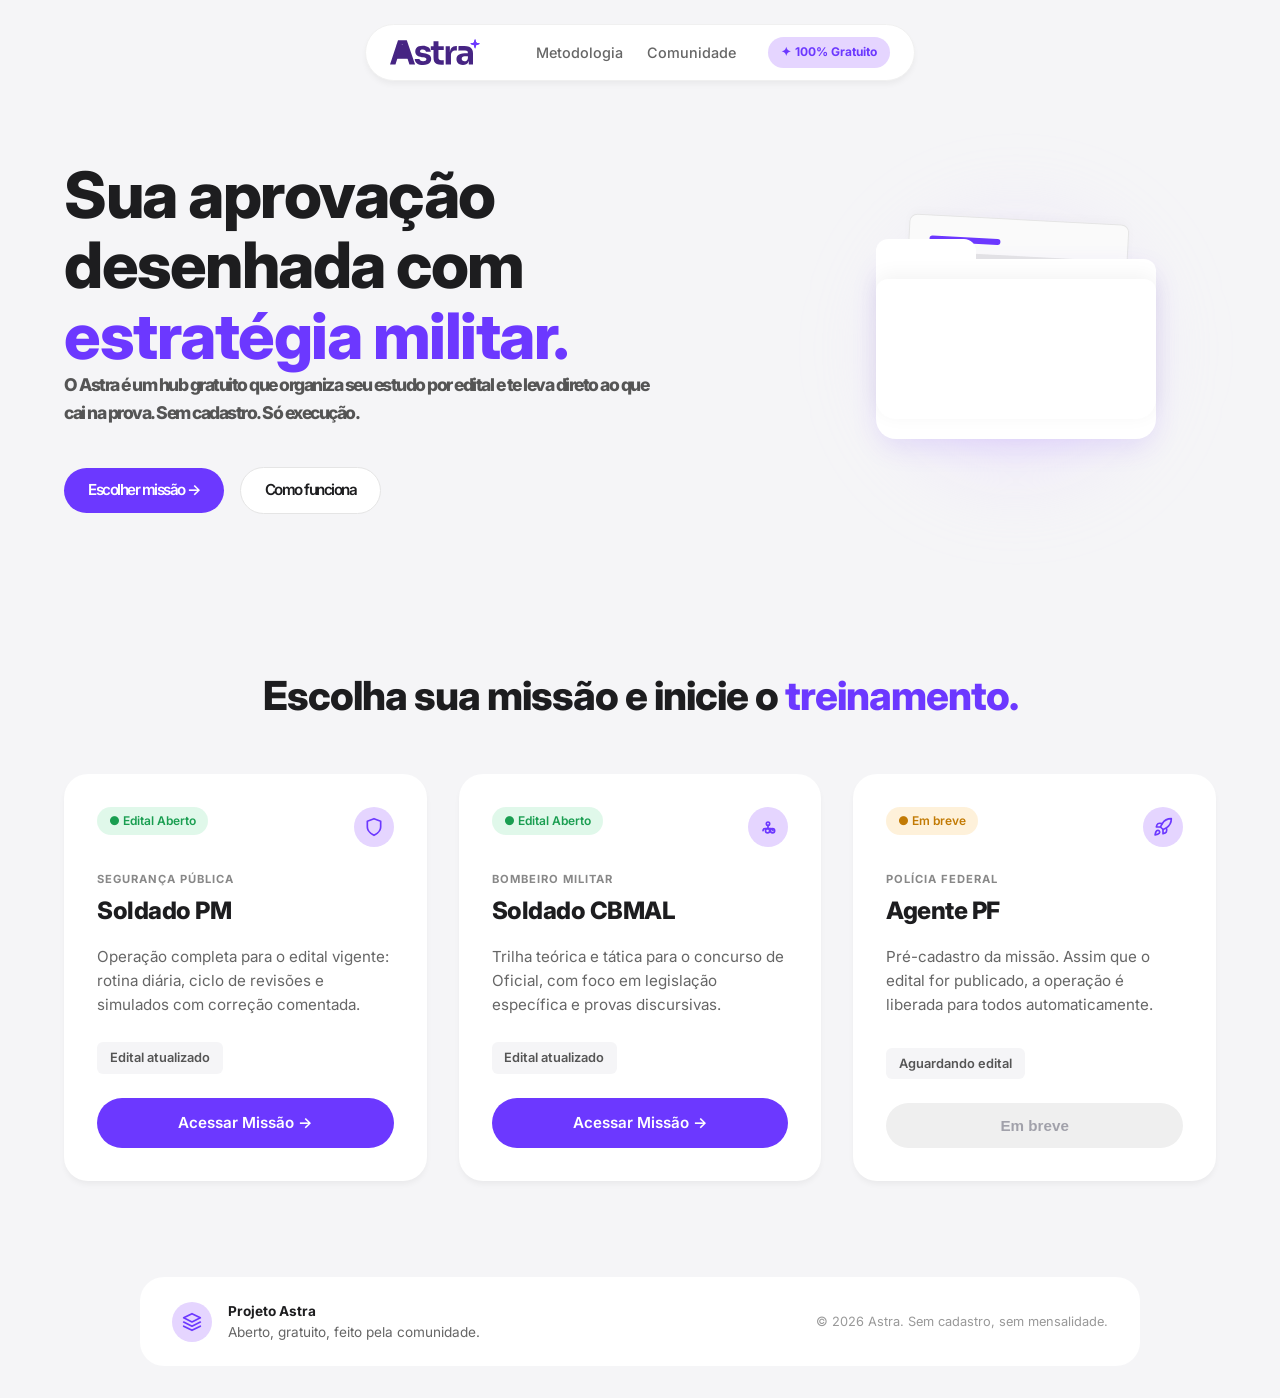
<file: index.html>
<!DOCTYPE html>
<html lang="pt-BR">
<head>
  <meta charset="UTF-8">
  <meta name="viewport" content="width=device-width, initial-scale=1.0">
  <title>Projeto Astra - Sua aprovação com estratégia</title>
  
  <link rel="stylesheet" href="css/style.css">

  <style>
    /* =========================================
       ESTILOS DA LANDING PAGE (CORRIGIDOS)
       ========================================= */
    .navbar-wrapper {
      position: fixed; top: 1.5rem; left: 0; width: 100%;
      display: flex; justify-content: center; z-index: 100; padding: 0 1rem;
    }

    .navbar {
      background-color: var(--full-white); border-radius: var(--radius-pill);
      padding: 0.75rem 1.5rem; display: flex; align-items: center; gap: 2rem;
      box-shadow: var(--shadow-sm); border: 1px solid #F0F0F0;
    }

    .logo { font-weight: 800; font-size: 1.2rem; color: var(--main-purple); }
    .logo span { color: var(--black); }
    
    .nav-links { display: none; gap: 1.5rem; }
    .nav-links a { font-size: 0.9rem; font-weight: 500; color: #666; transition: color 0.2s; }
    .nav-links a:hover { color: var(--main-purple); }

    .badge-free {
      background-color: var(--light-purple); color: var(--main-purple);
      padding: 0.4rem 0.8rem; border-radius: var(--radius-pill);
      font-size: 0.75rem; font-weight: 700; display: flex; align-items: center; gap: 0.3rem;
    }

    /* Hero Section - Largura ajustada para não esmagar */
    .hero {
      padding: 10rem 1.5rem 4rem; 
      width: 100%; max-width: 1200px; margin: 0 auto;
      display: flex; flex-direction: column; align-items: center; gap: 4rem;
    }

    .hero-content { flex: 1; text-align: center; }
    .hero h1 { font-size: clamp(2.5rem, 5vw, 4rem); font-weight: 800; line-height: 1.1; letter-spacing: -1.5px; margin-bottom: 1.5rem; }
    .hero p { font-size: 1.1rem; color: #555; max-width: 600px; margin: 0 auto 2rem; line-height: 1.6; }
    .hero-actions { display: flex; flex-direction: column; gap: 1rem; align-items: center; justify-content: center; }

    /* Ilustração da Pasta */
    .hero-visual { flex: 1; display: flex; justify-content: center; align-items: center; position: relative; width: 100%; max-width: 400px; }
    .hero-visual::before { content: ''; position: absolute; width: 300px; height: 300px; background: radial-gradient(circle, var(--light-purple) 0%, transparent 70%); filter: blur(40px); z-index: -1; }
    .css-folder { position: relative; width: 280px; height: 180px; background-color: var(--full-white); border-radius: 12px 12px 20px 20px; box-shadow: var(--shadow-md); display: flex; align-items: flex-end; justify-content: center; padding-bottom: 20px; }
    .css-folder::before { content: ''; position: absolute; top: -20px; left: 0; width: 100px; height: 40px; background-color: var(--full-white); border-radius: 12px 12px 0 0; }
    .css-doc { position: absolute; top: -40px; width: 220px; height: 140px; background-color: #FAFAFA; border: 1px solid #E5E5E5; border-radius: 8px; box-shadow: 0 -4px 10px rgba(0,0,0,0.02); padding: 20px; display: flex; flex-direction: column; gap: 10px; transform: rotate(3deg); z-index: -1; }
    .doc-line { height: 6px; background-color: #E5E5E5; border-radius: 4px; width: 100%; }
    .doc-line.purple { background-color: var(--main-purple); width: 40%; }
    .doc-line.short { width: 70%; }
    .css-folder-front { width: 100%; height: 140px; background-color: var(--full-white); border-radius: 12px 12px 20px 20px; box-shadow: 0 -4px 20px rgba(0,0,0,0.05); z-index: 2; }

    /* Seção de Missões - Corrigida contra esmagamento */
    .missions { width: 100%; max-width: 1200px; margin: 4rem auto; padding: 0 1.5rem; }
    .missions-header { text-align: center; margin-bottom: 3rem; }
    .missions-header h2 { font-size: clamp(1.8rem, 4vw, 2.5rem); font-weight: 800; letter-spacing: -1px; }

    /* A MÁGICA DO GRID SEGURO: minmax(320px) impede que os cards fiquem finos */
    .card-grid {
      display: grid;
      grid-template-columns: repeat(auto-fit, minmax(320px, 1fr));
      gap: 2rem;
    }

    .card { background-color: var(--full-white); border-radius: var(--radius-lg); padding: 2rem; display: flex; flex-direction: column; box-shadow: var(--shadow-sm); transition: transform 0.3s ease, box-shadow 0.3s ease; border: 1px solid transparent; height: 100%; }
    .card:hover { transform: translateY(-5px); box-shadow: var(--shadow-md); border-color: rgba(108, 56, 255, 0.1); }
    .card-top { display: flex; justify-content: space-between; align-items: flex-start; margin-bottom: 1.5rem; }
    .icon-circle { width: 40px; height: 40px; background-color: var(--light-purple); color: var(--main-purple); border-radius: 50%; display: flex; align-items: center; justify-content: center; flex-shrink: 0; }
    .card-category { font-size: 0.7rem; font-weight: 700; color: #888; letter-spacing: 1px; margin-bottom: 0.3rem; }
    .card h3 { font-size: 1.5rem; font-weight: 800; margin-bottom: 1rem; letter-spacing: -0.5px; }
    .card p { font-size: 0.95rem; color: #666; margin-bottom: 1.5rem; flex-grow: 1; line-height: 1.6; }
    .card-tags { display: flex; gap: 0.5rem; margin-bottom: 1.5rem; flex-wrap: wrap; }
    .tag { background-color: var(--main-white); padding: 0.4rem 0.8rem; border-radius: 6px; font-size: 0.8rem; font-weight: 600; color: #555; }
    .btn-full { width: 100%; }

    /* Footer */
    .footer-wrapper { padding: 2rem 1.5rem; display: flex; justify-content: center; }
    .footer-pill { background-color: var(--full-white); border-radius: var(--radius-lg); padding: 1.5rem 2rem; display: flex; flex-direction: column; align-items: center; gap: 1rem; width: 100%; max-width: 1000px; text-align: center; }
    .footer-brand { display: flex; align-items: center; gap: 1rem; }
    .footer-brand p { font-size: 0.85rem; color: #666; }
    .footer-brand strong { color: var(--black); display: block; }
    .footer-copy { font-size: 0.8rem; color: #999; }

    @media (min-width: 768px) {
      .nav-links { display: flex; }
      .hero { flex-direction: row; text-align: left; }
      .hero-content { text-align: left; }
      .hero p { margin: 0 0 2.5rem 0; }
      .hero-actions { flex-direction: row; justify-content: flex-start; }
      .footer-pill { flex-direction: row; justify-content: space-between; text-align: left; }
    }
  </style>
</head>
<body>

  <div class="navbar-wrapper">
    <nav class="navbar">
      <a href="index.html" class="logo-link">
  <img src="assets/img/dark-logo.svg" alt="Logotipo do Projeto Astra" class="logo-img">
</a>
      <div class="nav-links">
        <a></a><a href="#">Metodologia</a><a href="#">Comunidade</a>
      </div>
      <div class="badge-free"><span>✦</span> 100% Gratuito</div>
    </nav>
  </div>

  <header class="hero">
    <div class="hero-content">
      <h1>Sua aprovação desenhada com <span class="highlight">estratégia militar.</span>
      <p>O Astra é um hub gratuito que organiza seu estudo por edital e te leva direto ao que cai na prova. Sem cadastro. Só execução.</p>
      <div class="hero-actions">
        <a href="#missoes" class="btn btn-primary">Escolher missão &rarr;</a>
        <a href="ferramentas/calculadora.html" class="btn btn-outline">Como funciona</a>
      </div>
    </div>
    
    <div class="hero-visual">
      <div class="css-folder">
        <div class="css-doc">
          <div class="doc-line purple"></div><div class="doc-line"></div><div class="doc-line short"></div><div style="margin-top: auto;" class="doc-line"></div>
        </div>
        <div class="css-folder-front"></div>
      </div>
    </div>
  </header>

  <main id="missoes" class="missions">
    <div class="missions-header">
      <h2>Escolha sua missão e inicie o <span class="highlight">treinamento.</span></h2>
    </div>
    <div id="grid-missoes" class="card-grid"></div>
  </main>

  <footer class="footer-wrapper">
    <div class="footer-pill">
      <div class="footer-brand">
        <div class="icon-circle">
          <svg width="20" height="20" viewBox="0 0 24 24" fill="none" stroke="currentColor" stroke-width="2" stroke-linecap="round" stroke-linejoin="round"><path d="M12 2L2 7l10 5 10-5-10-5zM2 17l10 5 10-5M2 12l10 5 10-5"/></svg>
        </div>
        <p><strong>Projeto Astra</strong>Aberto, gratuito, feito pela comunidade.</p>
      </div>
      <p class="footer-copy">© 2026 Astra. Sem cadastro, sem mensalidade.</p>
    </div>
  </footer>

  <script>
    const missoesAstra = [
  {
    id: 1,
    categoria: "SEGURANÇA PÚBLICA",
    titulo: "Soldado PM",
    descricao: "Operação completa para o edital vigente: rotina diária, ciclo de revisões e simulados com correção comentada.",
    status: "● Edital Aberto",
    statusClasse: "badge-green", // Classe CSS da cor do badge
    icone: `<svg width="20" height="20" viewBox="0 0 24 24" fill="none" stroke="currentColor" stroke-width="2" stroke-linecap="round" stroke-linejoin="round"><path d="M12 22s8-4 8-10V5l-8-3-8 3v7c0 6 8 10 8 10z"/></svg>`,
    tags: ["Edital atualizado"],
    link: "editais/pmal.html",
    textoBotao: "Acessar Missão &rarr;",
    desativado: false // Define se o botão é clicável
  },
  {
    id: 2,
    categoria: "BOMBEIRO MILITAR",
    titulo: "Soldado CBMAL",
    descricao: "Trilha teórica e tática para o concurso de Oficial, com foco em legislação específica e provas discursivas.",
    status: "● Edital Aberto",
    statusClasse: "badge-green",
    icone: `<svg width="20" height="20" viewBox="0 0 24 24" fill="none" stroke="currentColor" stroke-width="2" stroke-linecap="round" stroke-linejoin="round"><path d="M17.5 19c-1.5 0-2.5-1-2.5-2.5a2.5 2.5 0 0 1 5 0c0 1.5-1 2.5-2.5 2.5z"/><path d="M11.5 19c-1.5 0-2.5-1-2.5-2.5a2.5 2.5 0 0 1 5 0c0 1.5-1 2.5-2.5 2.5z"/><path d="M6 16.5A2.5 2.5 0 0 1 8.5 14h7A2.5 2.5 0 0 1 18 16.5M12 14v-4"/><path d="M12 10a2 2 0 1 0 0-4 2 2 0 0 0 0 4z"/></svg>`,
    tags: ["Edital atualizado"],
    link: "editais/cbmal.html",
    textoBotao: "Acessar Missão &rarr;",
    desativado: false
  },
  {
    id: 3,
    categoria: "POLÍCIA FEDERAL",
    titulo: "Agente PF",
    descricao: "Pré-cadastro da missão. Assim que o edital for publicado, a operação é liberada para todos automaticamente.",
    status: "● Em breve",
    statusClasse: "badge-orange",
    icone: `<svg width="20" height="20" viewBox="0 0 24 24" fill="none" stroke="currentColor" stroke-width="2" stroke-linecap="round" stroke-linejoin="round"><path d="M4.5 16.5c-1.5 1.26-2 5-2 5s3.74-.5 5-2c.71-.84.7-2.13-.09-2.91a2.18 2.18 0 0 0-2.91-.09z"/><path d="m12 15-3-3a22 22 0 0 1 2-3.95A12.88 12.88 0 0 1 22 2c0 2.72-.78 7.5-6 11a22.35 22.35 0 0 1-4 2z"/><path d="M9 12H4s.55-3.03 2-4c1.62-1.08 5 0 5 0"/><path d="M12 15v5s3.03-.55 4-2c1.08-1.62 0-5 0-5"/></svg>`,
    tags: ["Aguardando edital"],
    link: "#",
    textoBotao: "Em breve",
    desativado: true // Botão não poderá ser clicado
  }
    ];

    function renderizarCards() {
      const container = document.getElementById('grid-missoes');
      if (!container) return;

      let htmlAcumulado = '';
      missoesAstra.forEach(function(missao) {
        const tagsHtml = missao.tags.map(tag => `<span class="tag">${tag}</span>`).join('');
        const botaoHtml = missao.desativado 
          ? `<button class="btn btn-disabled btn-full" disabled>${missao.textoBotao}</button>`
          : `<a href="${missao.link}" class="btn btn-primary btn-full">${missao.textoBotao}</a>`;

        htmlAcumulado += `
          <article class="card">
            <div class="card-top">
              <span class="badge ${missao.statusClasse}">${missao.status}</span>
              <div class="icon-circle">${missao.icone}</div>
            </div>
            <div class="card-category">${missao.categoria}</div>
            <h3>${missao.titulo}</h3>
            <p>${missao.descricao}</p>
            <div class="card-tags">${tagsHtml}</div>
            ${botaoHtml}
          </article>
        `;
      });
      container.innerHTML = htmlAcumulado;
    }

    document.addEventListener('DOMContentLoaded', renderizarCards);
  </script>
</body>
</html>
</file>
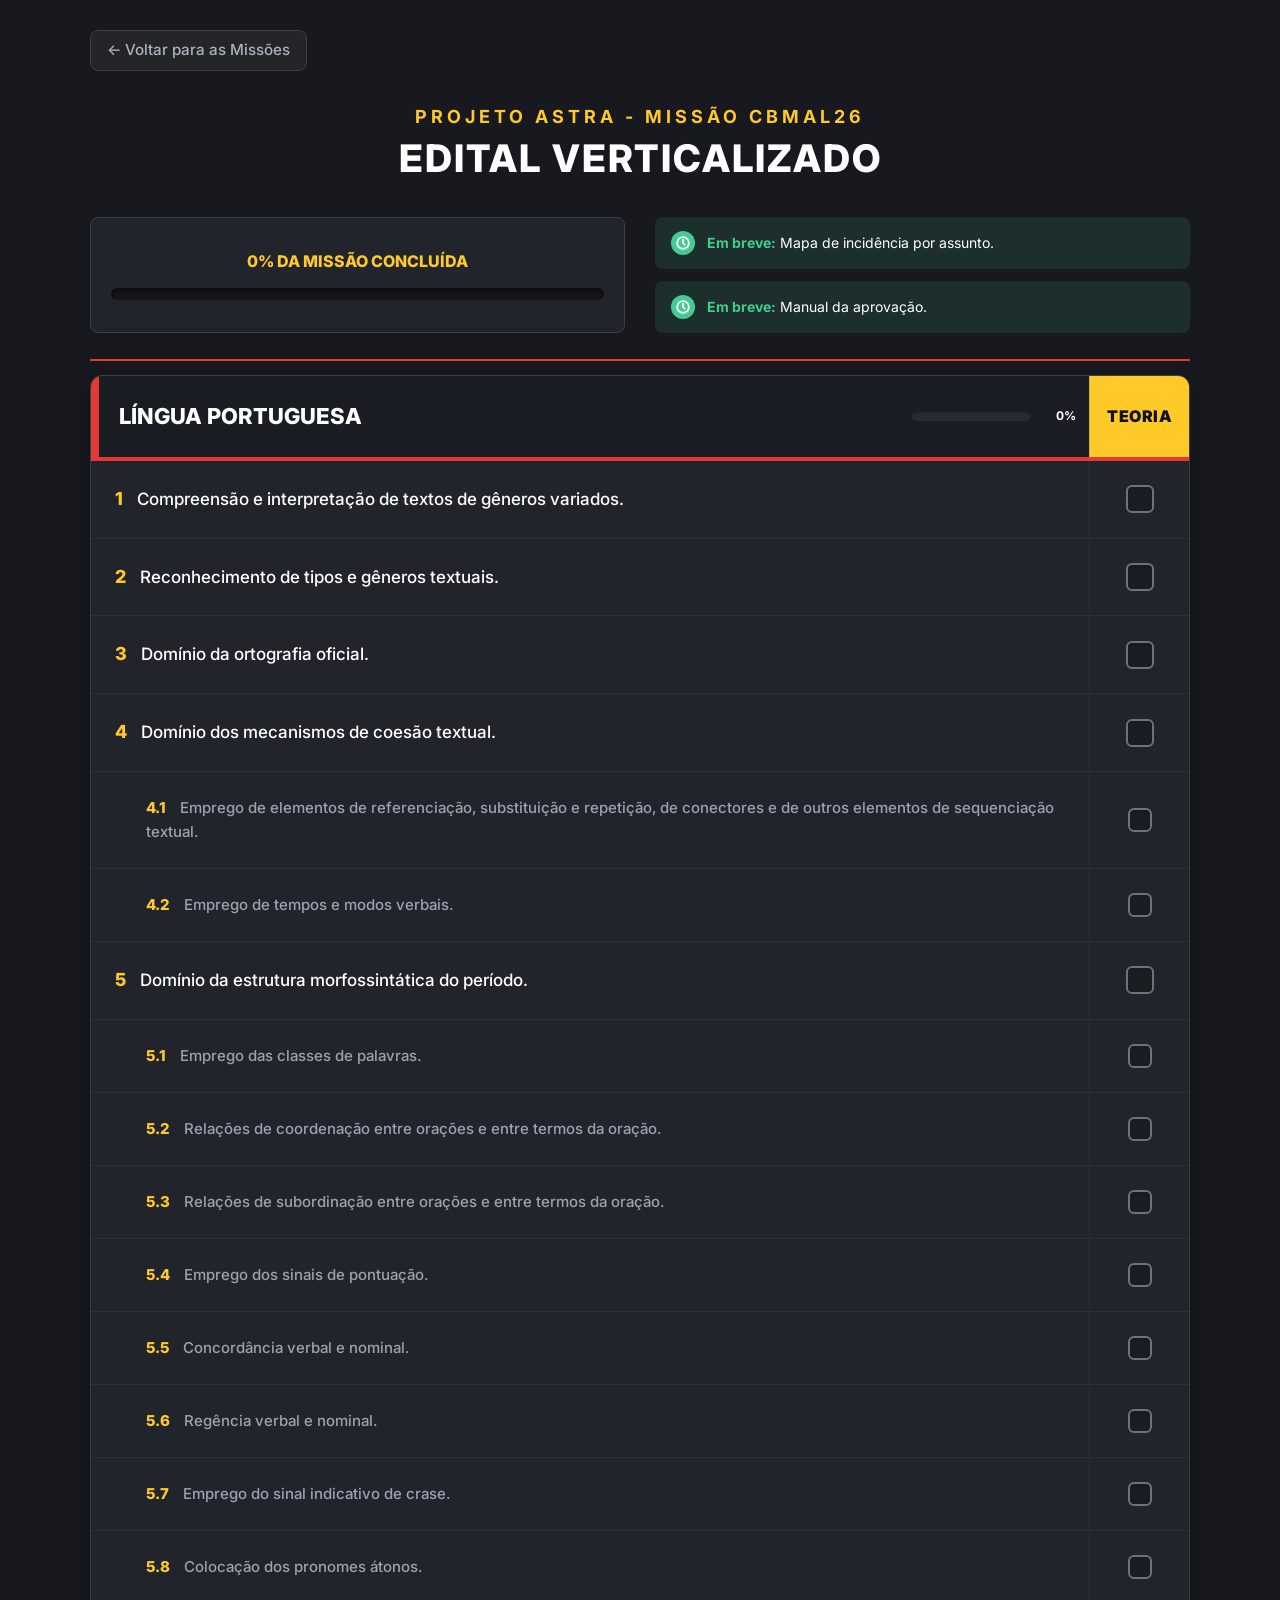
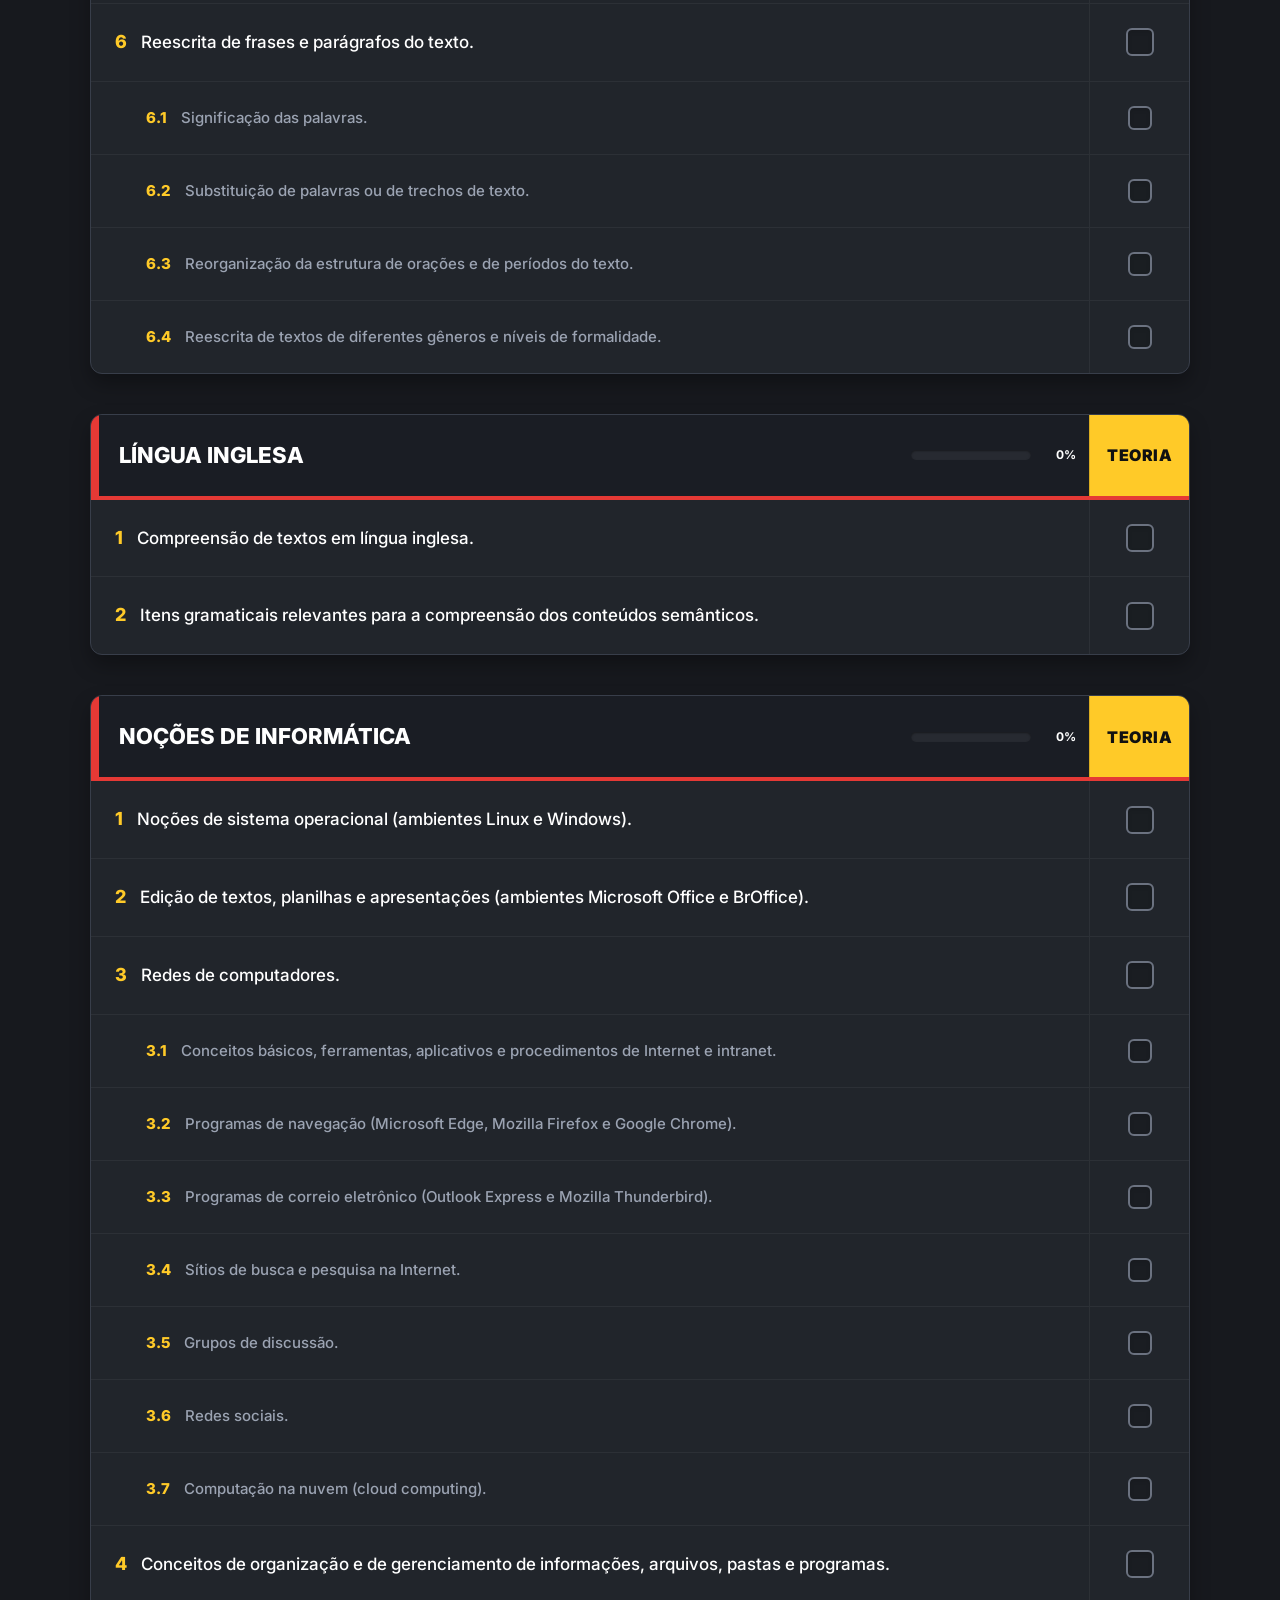
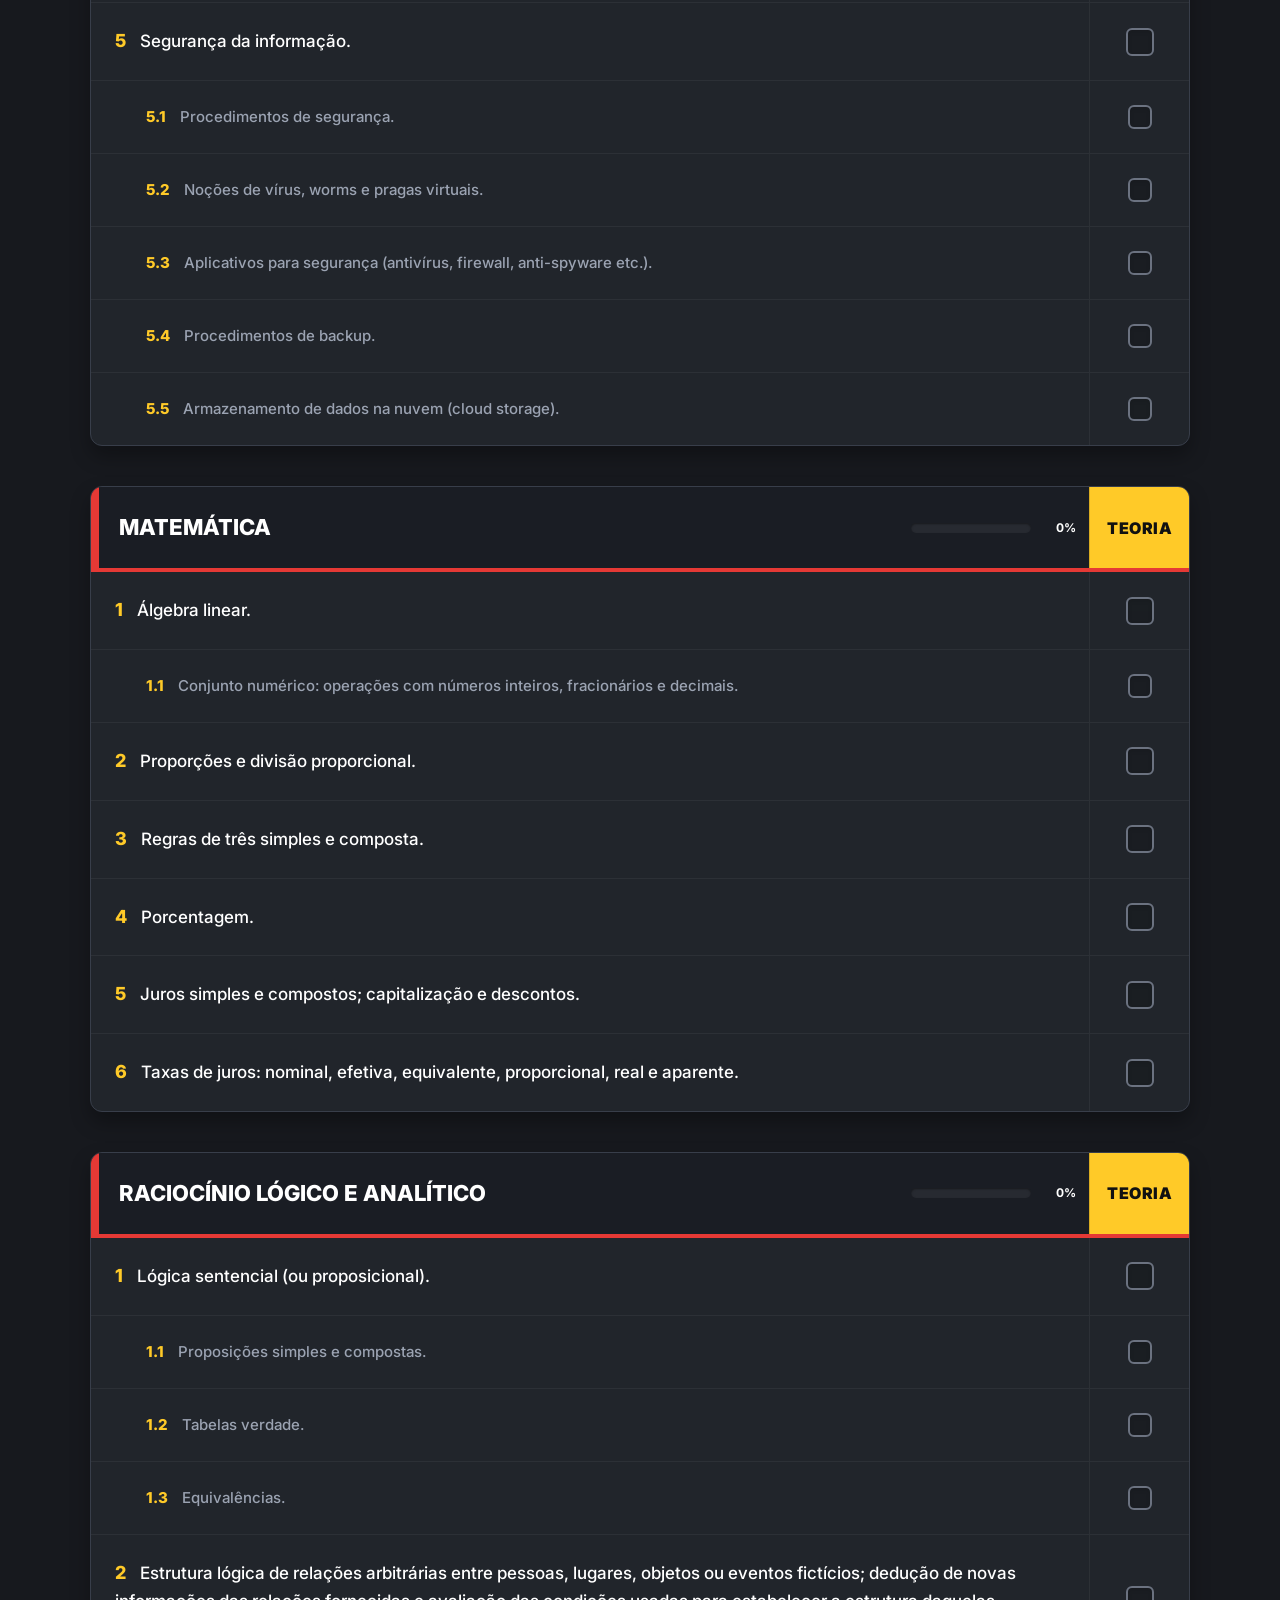
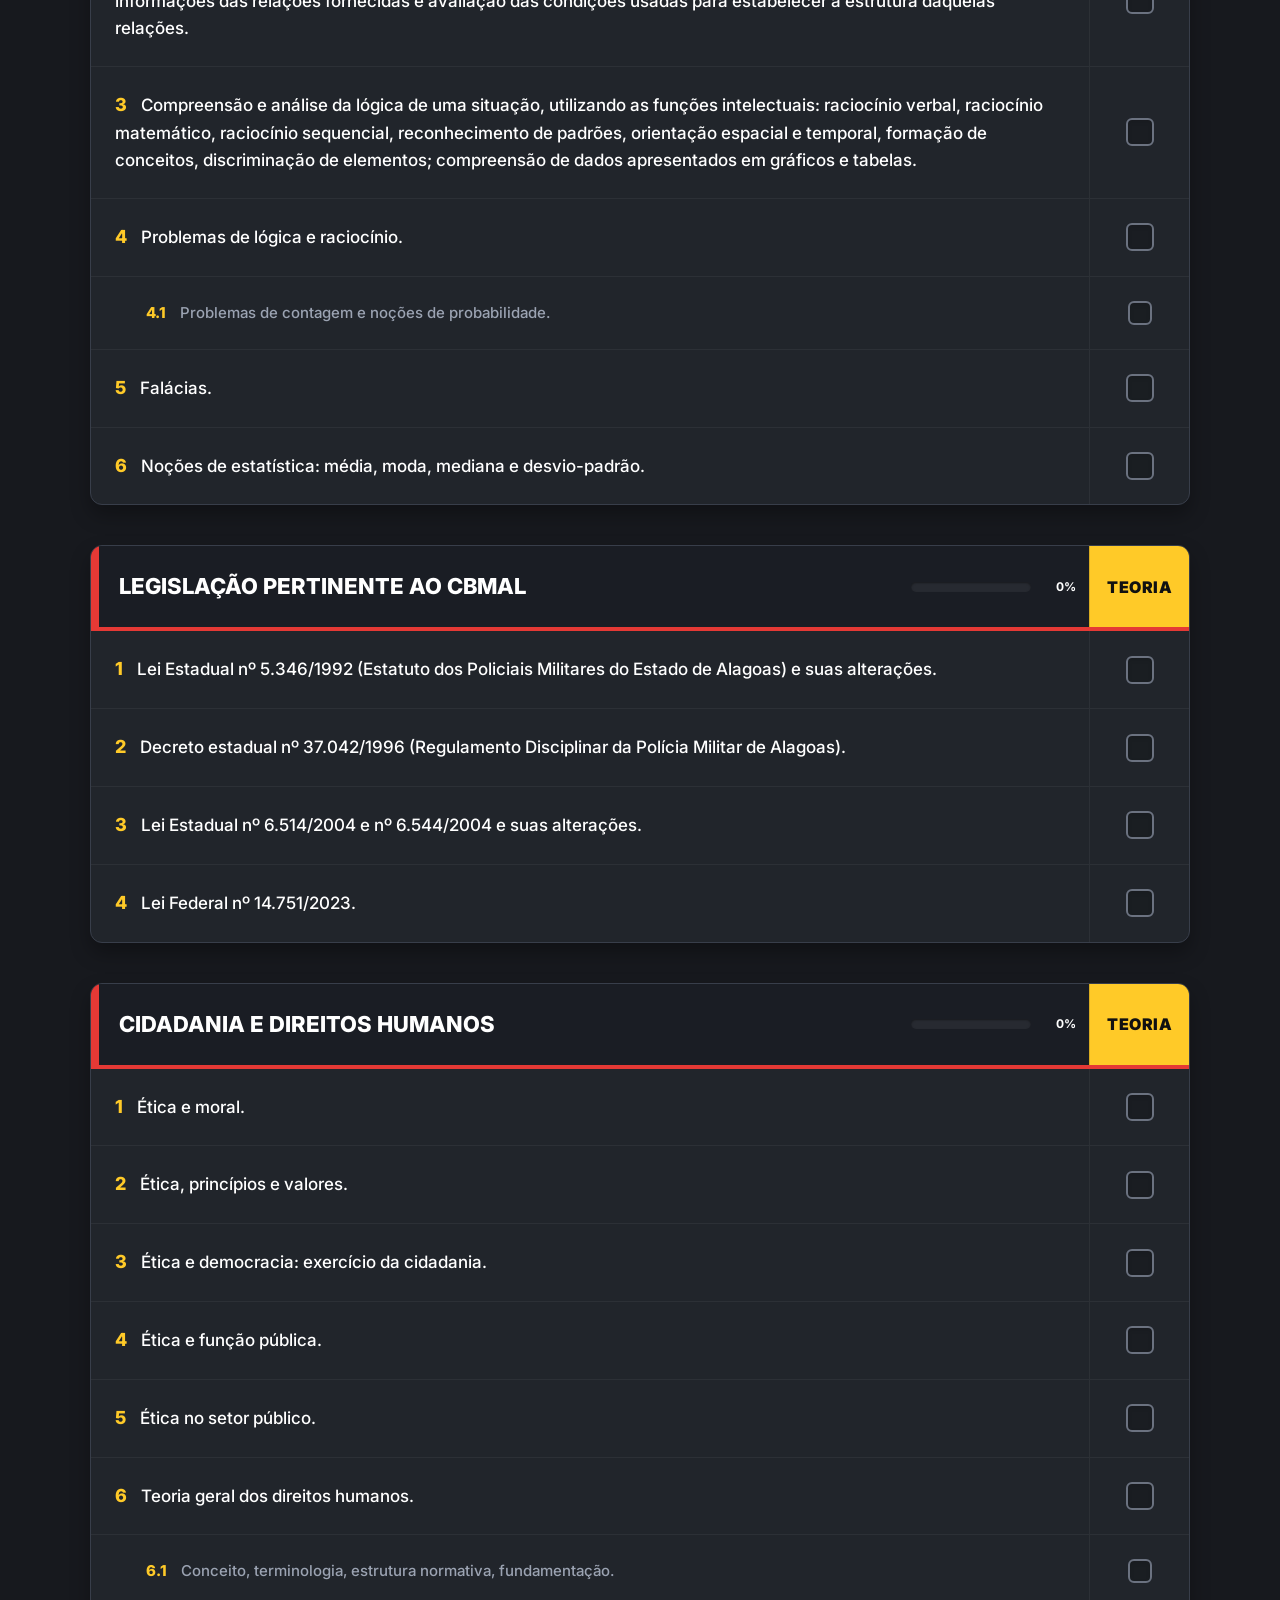
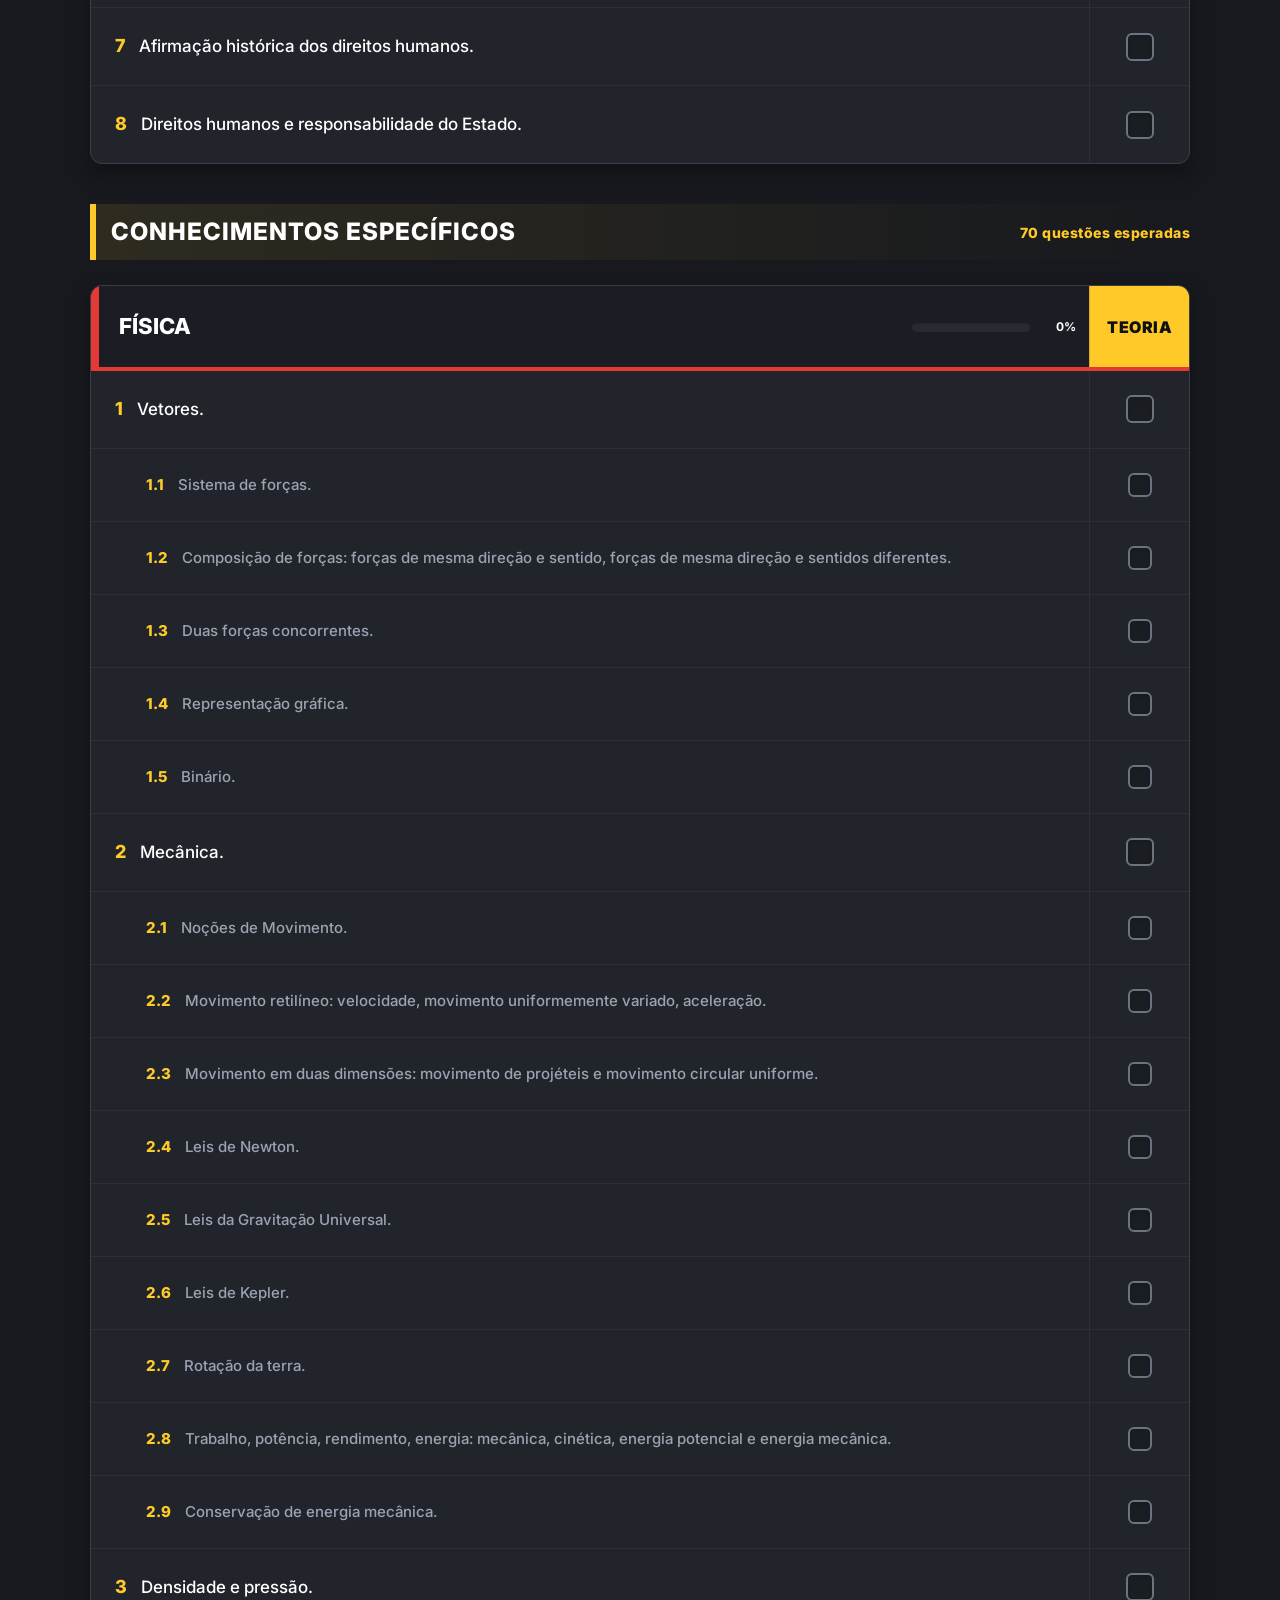
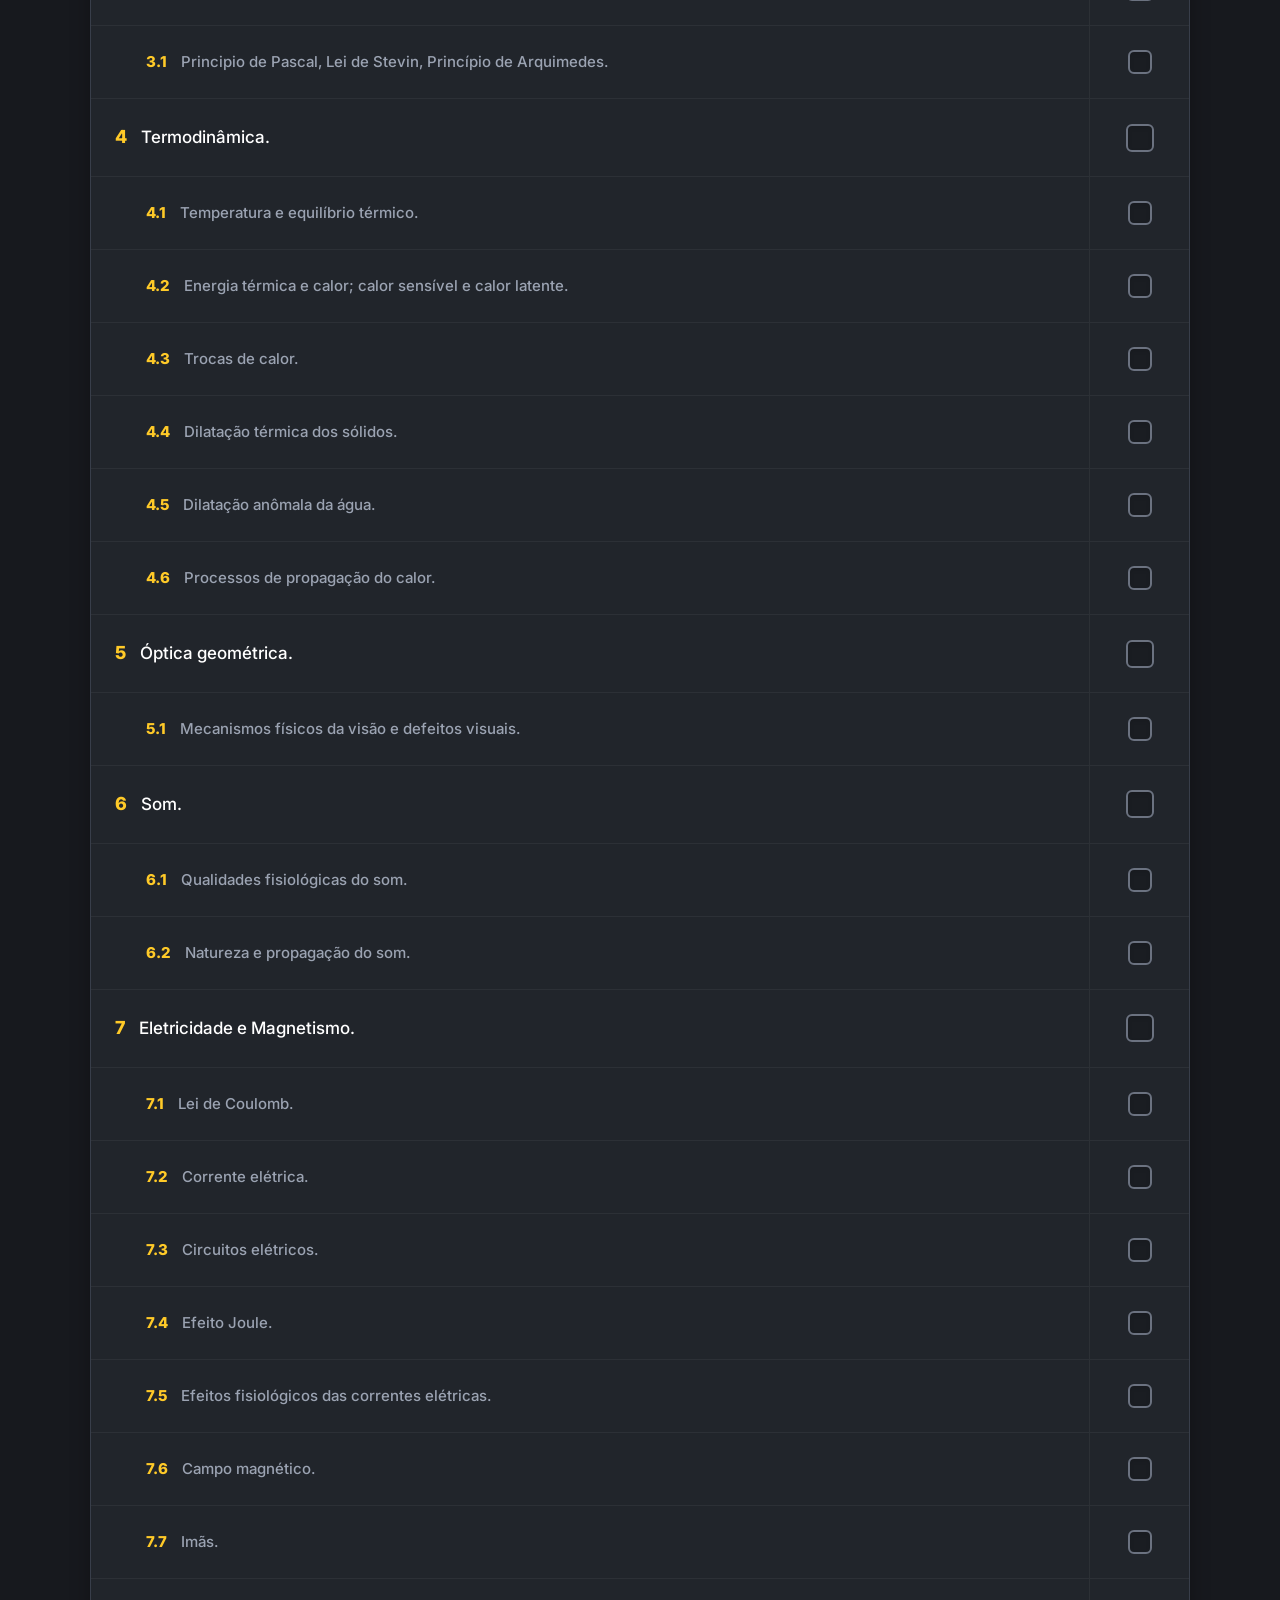
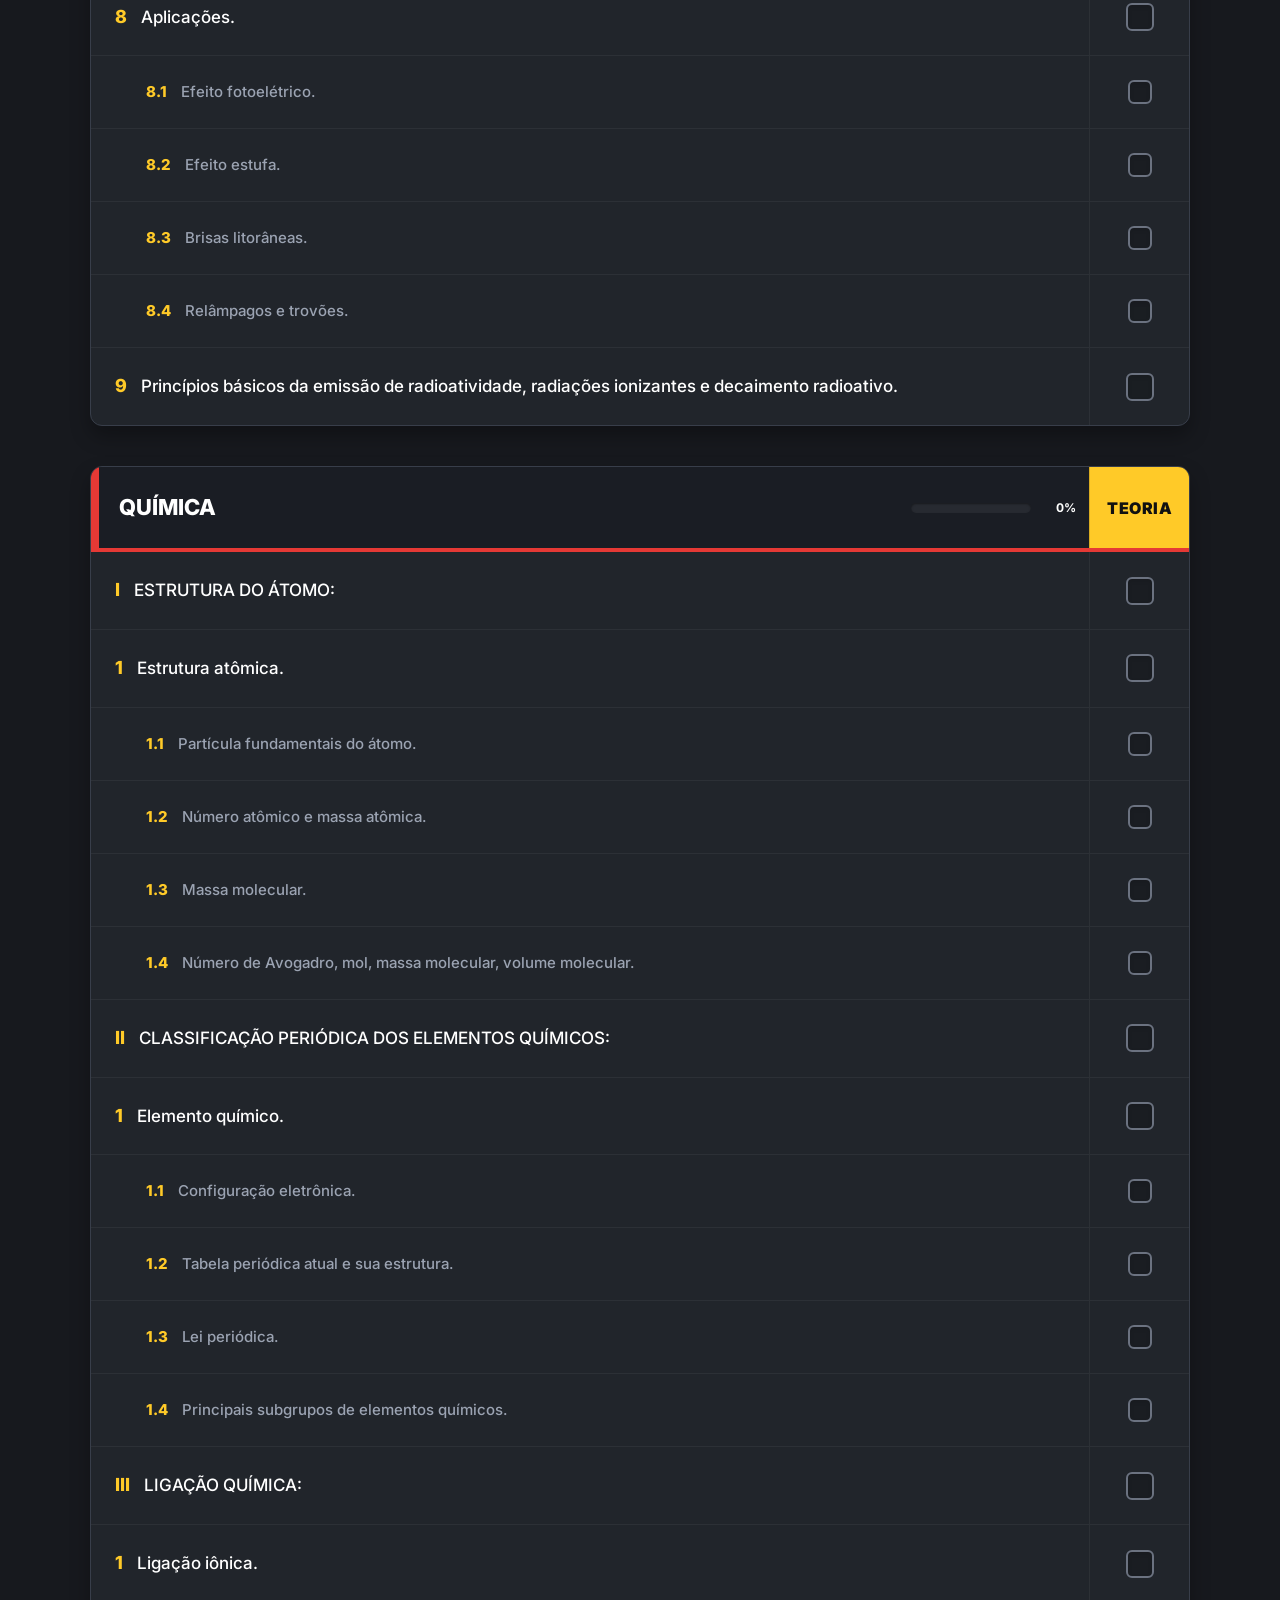
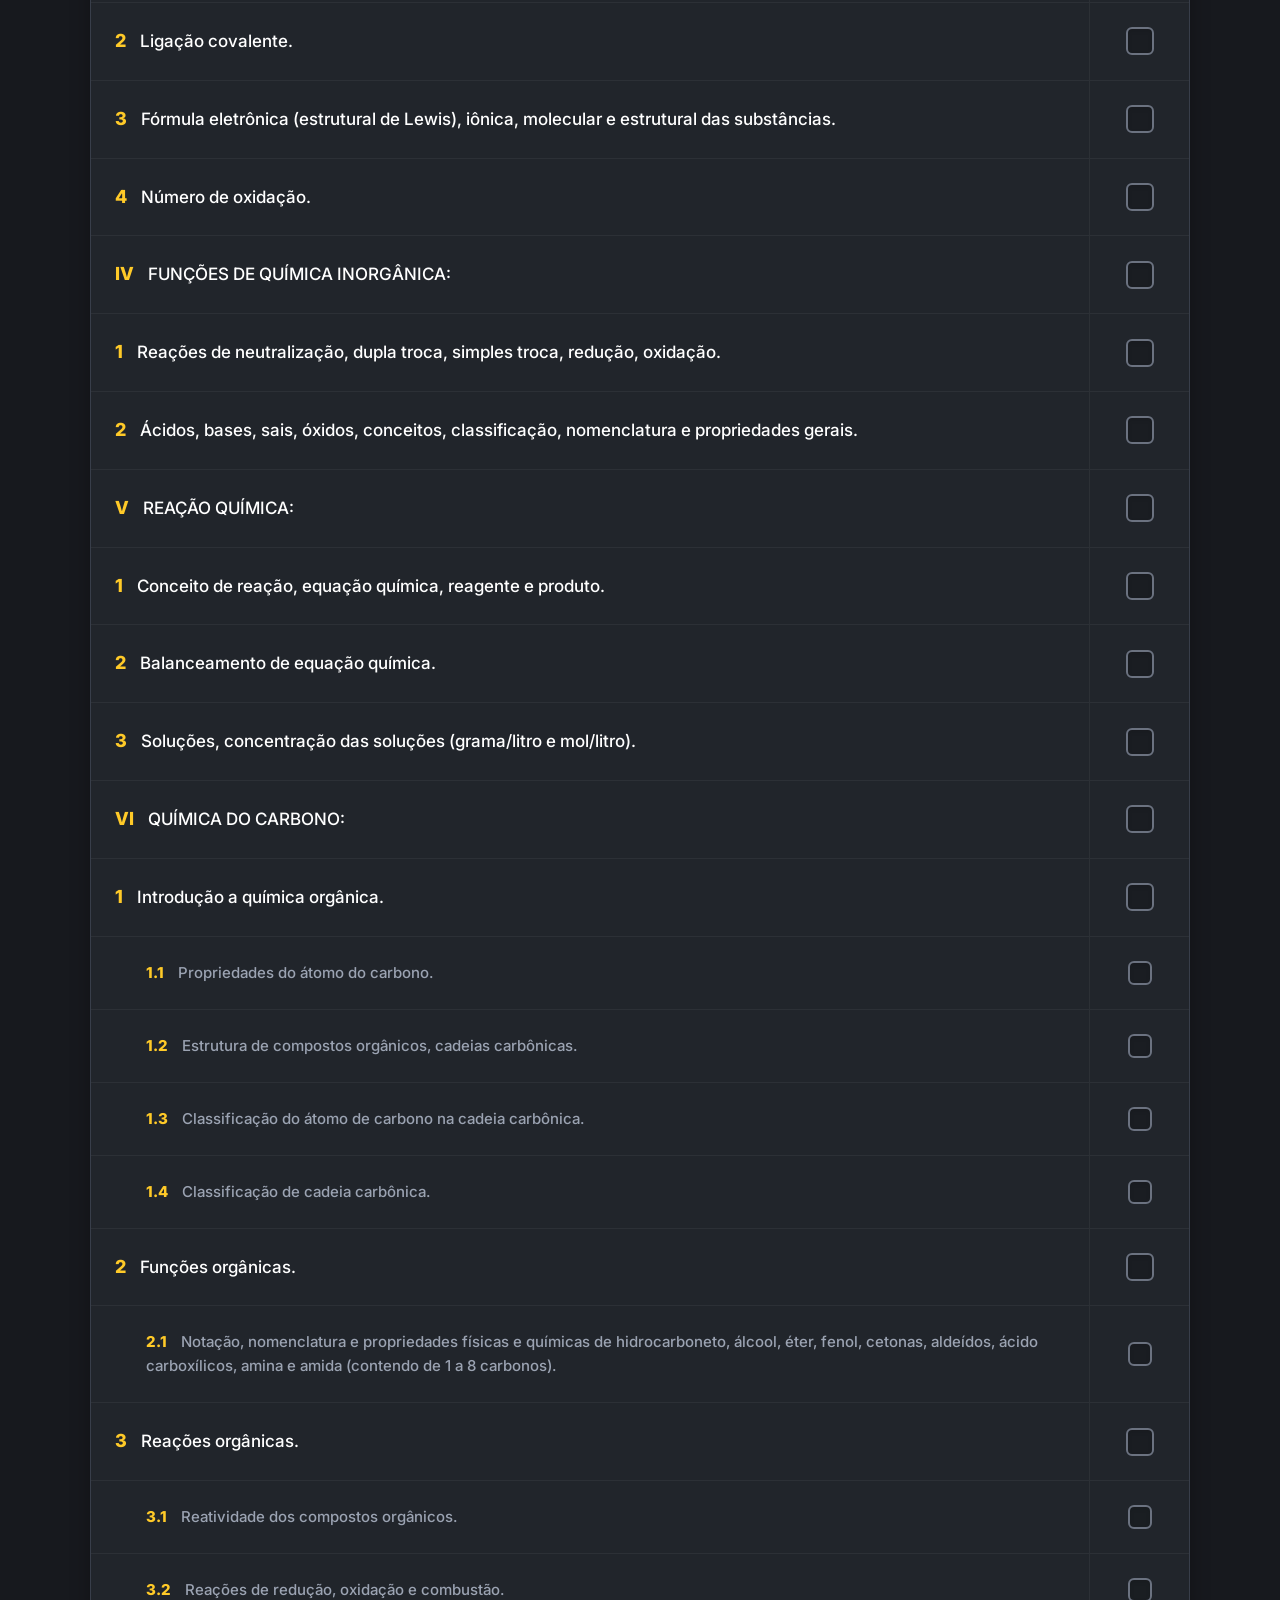
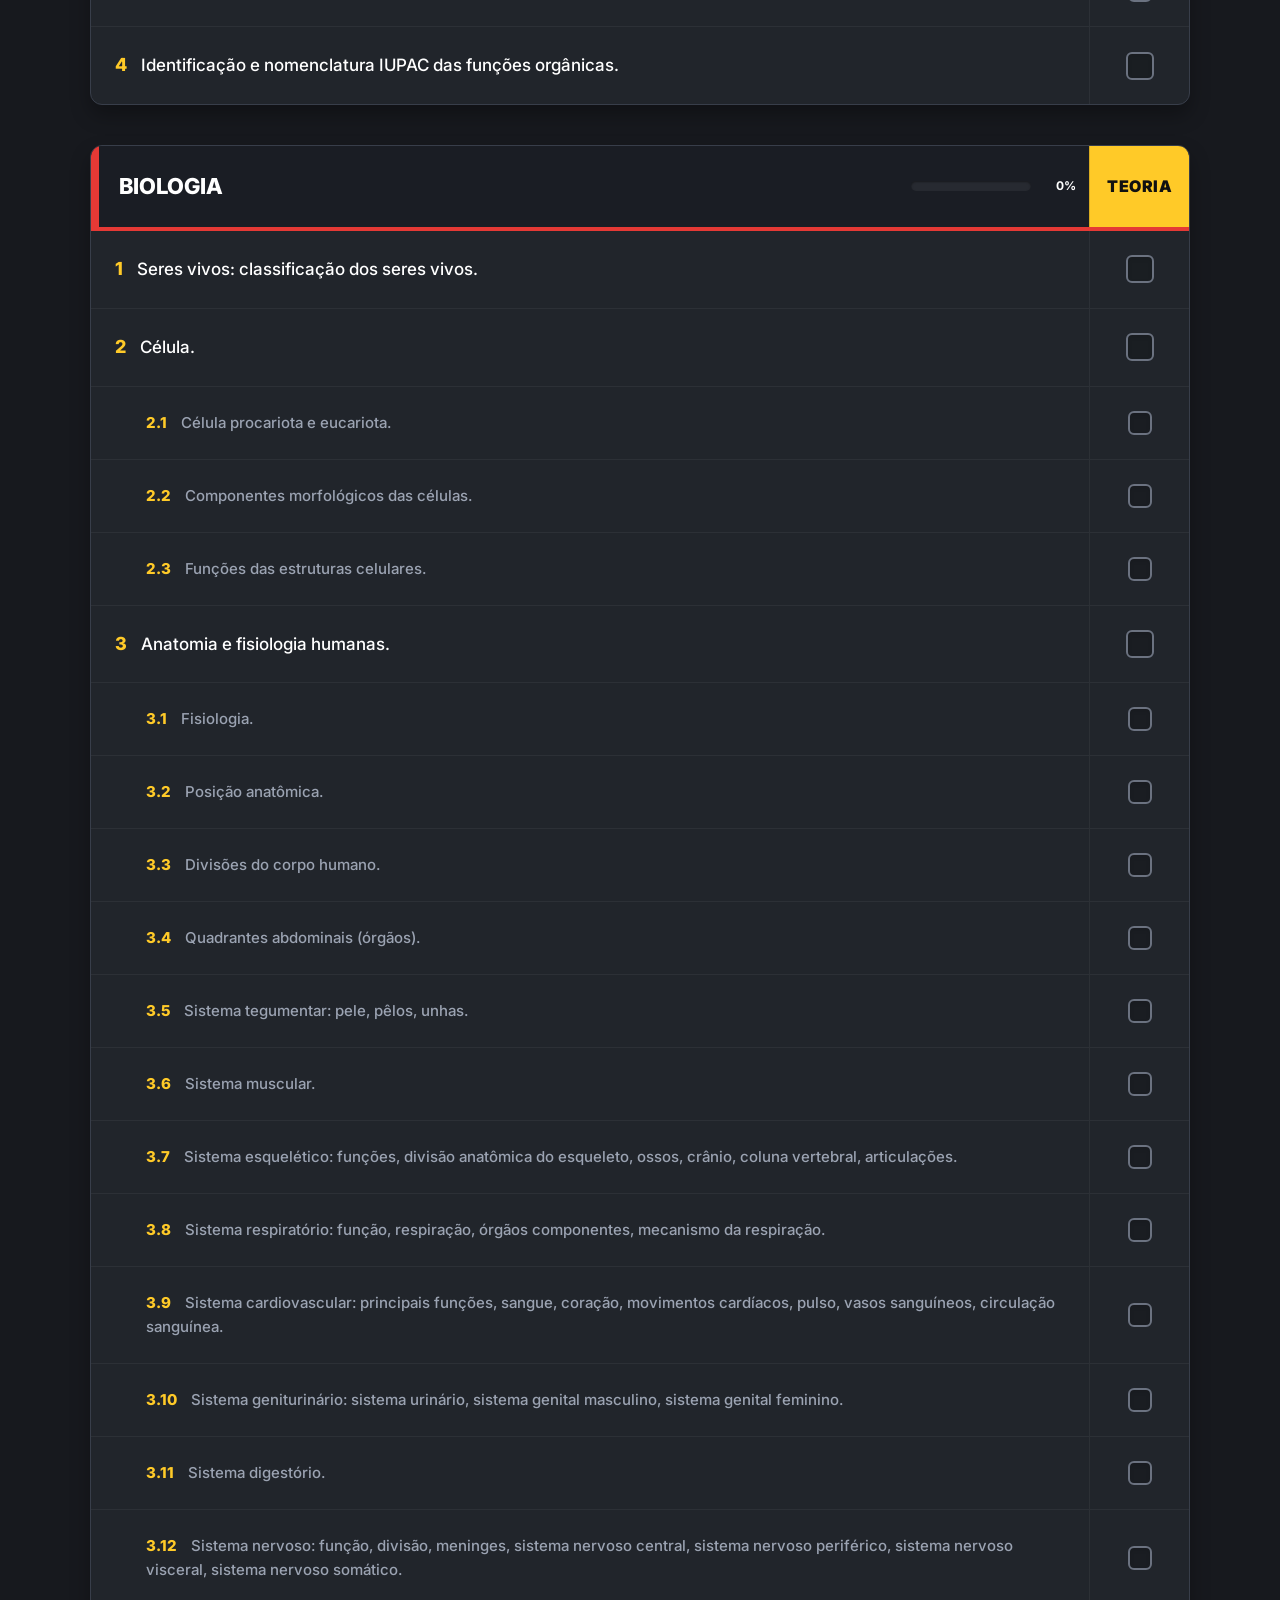
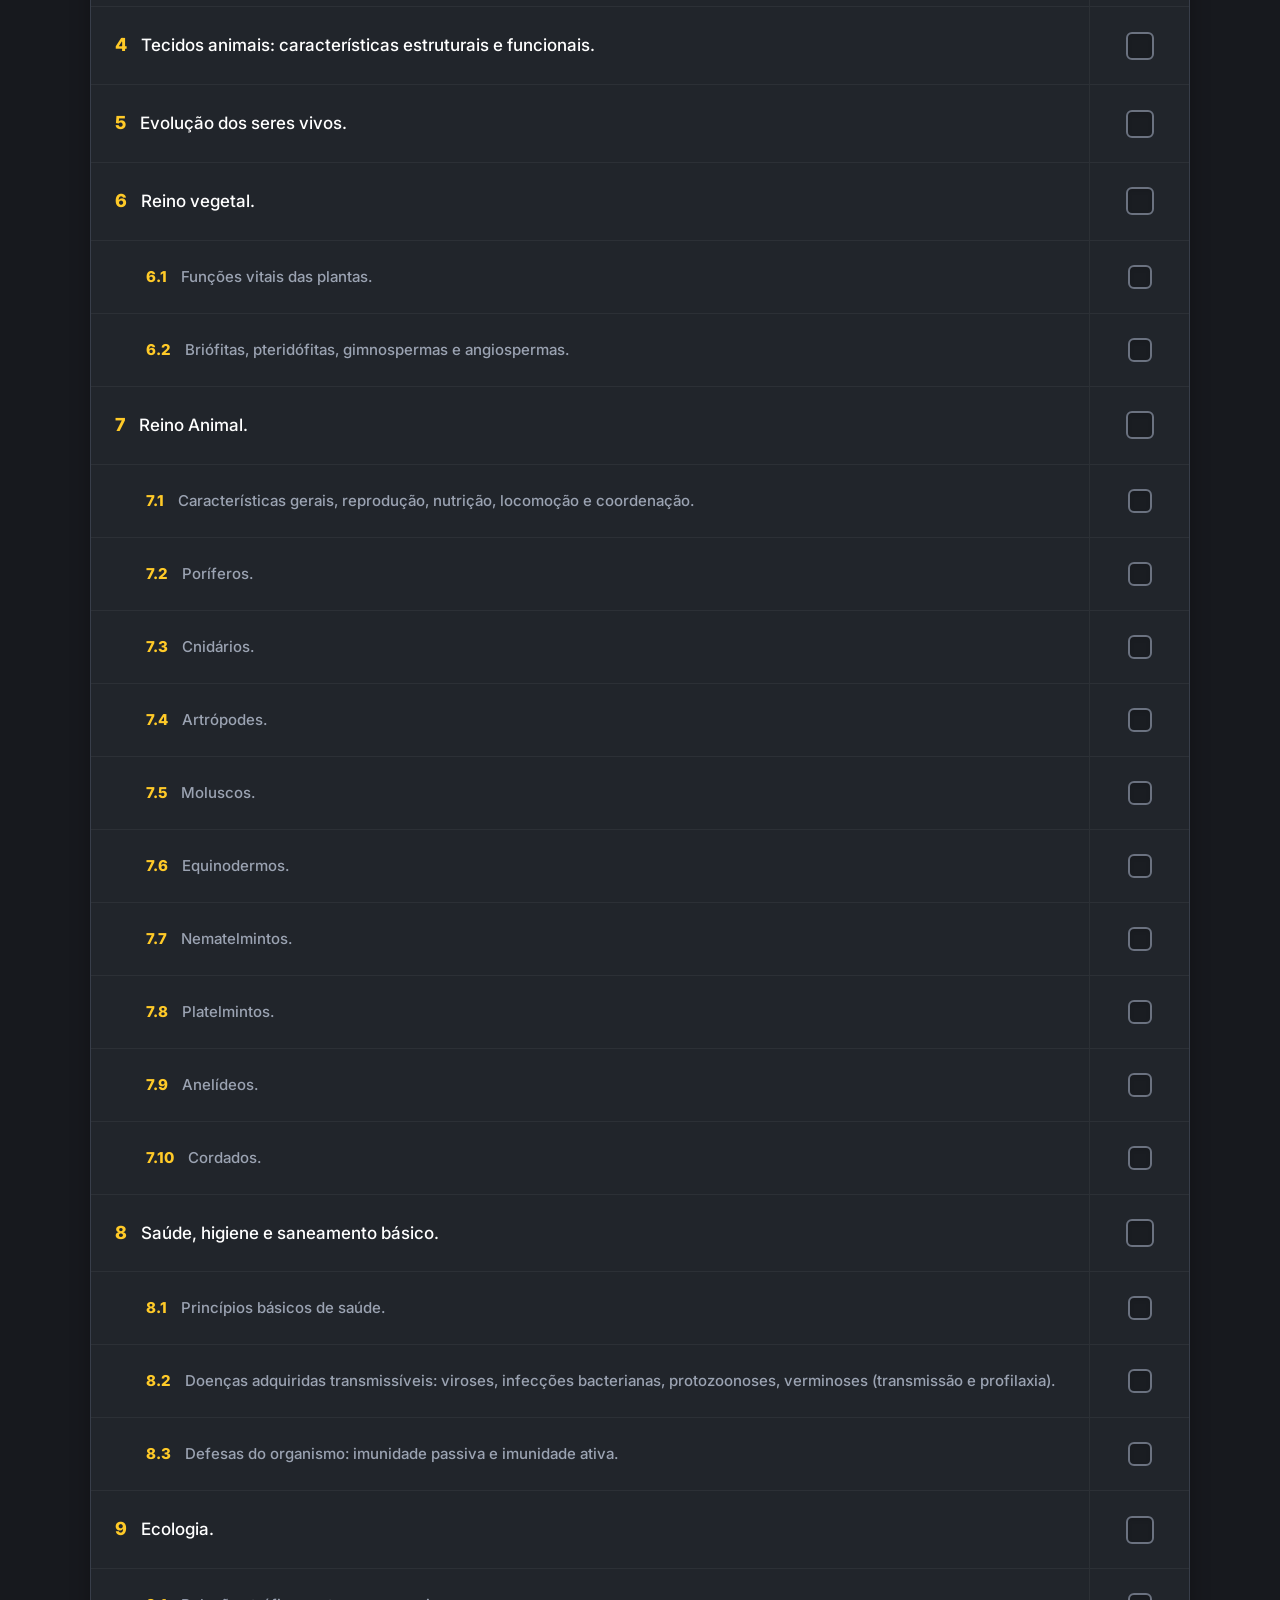
<file: editais/cbmal.html>
<!doctype html>
<html lang="pt-BR">
  <head>
    <meta charset="UTF-8" />
    <meta name="viewport" content="width=device-width, initial-scale=1.0" />
    <title>Projeto Astra - Missão CBMAL26</title>
    
    <link rel="stylesheet" href="../css/style.css">
  </head>
  
  <body class="tema-edital">
    <div class="container">
      
      <a href="../index.html" class="btn-back-edital">← Voltar para as Missões</a>

      <div class="header-section">
        <h2 class="sub-title">Projeto Astra - Missão CBMAL26</h2>
        <h1 class="main-title">Edital Verticalizado</h1>
        
        <div style="display: grid; grid-template-columns: repeat(auto-fit, minmax(300px, 1fr)); gap: 30px; margin: 30px 0 10px 0; text-align: left;">
            <div style="background-color: var(--bg-card); border-radius: 8px; padding: 25px 20px; border: 1px solid var(--border-color); display: flex; flex-direction: column; justify-content: center;">
                <div style="font-weight: 800; color: var(--accent-yellow); margin-bottom: 15px; font-size: 16px; text-transform: uppercase; text-align: center;" id="progress-text">0% DO EDITAL CONCLUÍDO</div>
                <div style="width: 100%; background-color: rgba(0, 0, 0, 0.4); border-radius: 10px; height: 12px; overflow: hidden; box-shadow: inset 0 2px 4px rgba(0,0,0,0.5);">
                    <div id="progress-bar" style="width: 0%; height: 100%; background-color: var(--accent-red); transition: width 0.4s ease;"></div>
                </div>
            </div>

            <div style="display: flex; flex-direction: column; justify-content: center; gap: 12px;">
                <div style="display: flex; align-items: center; background-color: rgba(66, 204, 147, 0.12); padding: 14px 16px; border-radius: 8px; gap: 12px;">
                    <div style="width: 24px; height: 24px; background-color: #42cc93; border-radius: 50%; display: flex; align-items: center; justify-content: center; flex-shrink: 0;">
                        <svg width="14" height="14" viewBox="0 0 24 24" fill="none" stroke="#ffffff" stroke-width="3" stroke-linecap="round" stroke-linejoin="round"><circle cx="12" cy="12" r="10"></circle><polyline points="12 6 12 12 15 15"></polyline></svg>
                    </div>
                    <div style="font-size: 14px; color: var(--text-light); line-height: 1.4;">
                        <strong style="color: #42cc93;">Em breve:</strong> Mapa de incidência por assunto.
                    </div>
                </div>

                <div style="display: flex; align-items: center; background-color: rgba(66, 204, 147, 0.12); padding: 14px 16px; border-radius: 8px; gap: 12px;">
                    <div style="width: 24px; height: 24px; background-color: #42cc93; border-radius: 50%; display: flex; align-items: center; justify-content: center; flex-shrink: 0;">
                        <svg width="14" height="14" viewBox="0 0 24 24" fill="none" stroke="#ffffff" stroke-width="3" stroke-linecap="round" stroke-linejoin="round"><circle cx="12" cy="12" r="10"></circle><polyline points="12 6 12 12 15 15"></polyline></svg>
                    </div>
                    <div style="font-size: 14px; color: var(--text-light); line-height: 1.4;">
                        <strong style="color: #42cc93;">Em breve:</strong> Manual da aprovação.
                    </div>
                </div>
            </div>
        </div>
      </div>

       <div class="subject-card">
        <div class="subject-header-grid">
          <div class="subject-title">Língua Portuguesa</div>
          <div class="track-head">Teoria</div>
        </div>
        <div class="topic-row">
          <div class="topic-name">
            <span class="topic-number">1</span> Compreensão e interpretação de
            textos de gêneros variados.
          </div>
          <div class="checkbox-cell">
            <input type="checkbox" class="custom-checkbox" id="port-1" />
          </div>
        </div>
        <div class="topic-row">
          <div class="topic-name">
            <span class="topic-number">2</span> Reconhecimento de tipos e
            gêneros textuais.
          </div>
          <div class="checkbox-cell">
            <input type="checkbox" class="custom-checkbox" id="port-2" />
          </div>
        </div>
        <div class="topic-row">
          <div class="topic-name">
            <span class="topic-number">3</span> Domínio da ortografia oficial.
          </div>
          <div class="checkbox-cell">
            <input type="checkbox" class="custom-checkbox" id="port-3" />
          </div>
        </div>
        <div class="topic-row">
          <div class="topic-name">
            <span class="topic-number">4</span> Domínio dos mecanismos de coesão
            textual.
          </div>
          <div class="checkbox-cell">
            <input type="checkbox" class="custom-checkbox" id="port-4" />
          </div>
        </div>
        <div class="topic-row sub-topic">
          <div class="topic-name">
            <span class="topic-number">4.1</span> Emprego de elementos de
            referenciação, substituição e repetição, de conectores e de outros
            elementos de sequenciação textual.
          </div>
          <div class="checkbox-cell">
            <input type="checkbox" class="custom-checkbox" id="port-4-1" />
          </div>
        </div>
        <div class="topic-row sub-topic">
          <div class="topic-name">
            <span class="topic-number">4.2</span> Emprego de tempos e modos
            verbais.
          </div>
          <div class="checkbox-cell">
            <input type="checkbox" class="custom-checkbox" id="port-4-2" />
          </div>
        </div>
        <div class="topic-row">
          <div class="topic-name">
            <span class="topic-number">5</span> Domínio da estrutura
            morfossintática do período.
          </div>
          <div class="checkbox-cell">
            <input type="checkbox" class="custom-checkbox" id="port-5" />
          </div>
        </div>
        <div class="topic-row sub-topic">
          <div class="topic-name">
            <span class="topic-number">5.1</span> Emprego das classes de
            palavras.
          </div>
          <div class="checkbox-cell">
            <input type="checkbox" class="custom-checkbox" id="port-5-1" />
          </div>
        </div>
        <div class="topic-row sub-topic">
          <div class="topic-name">
            <span class="topic-number">5.2</span> Relações de coordenação entre
            orações e entre termos da oração.
          </div>
          <div class="checkbox-cell">
            <input type="checkbox" class="custom-checkbox" id="port-5-2" />
          </div>
        </div>
        <div class="topic-row sub-topic">
          <div class="topic-name">
            <span class="topic-number">5.3</span> Relações de subordinação entre
            orações e entre termos da oração.
          </div>
          <div class="checkbox-cell">
            <input type="checkbox" class="custom-checkbox" id="port-5-3" />
          </div>
        </div>
        <div class="topic-row sub-topic">
          <div class="topic-name">
            <span class="topic-number">5.4</span> Emprego dos sinais de
            pontuação.
          </div>
          <div class="checkbox-cell">
            <input type="checkbox" class="custom-checkbox" id="port-5-4" />
          </div>
        </div>
        <div class="topic-row sub-topic">
          <div class="topic-name">
            <span class="topic-number">5.5</span> Concordância verbal e nominal.
          </div>
          <div class="checkbox-cell">
            <input type="checkbox" class="custom-checkbox" id="port-5-5" />
          </div>
        </div>
        <div class="topic-row sub-topic">
          <div class="topic-name">
            <span class="topic-number">5.6</span> Regência verbal e nominal.
          </div>
          <div class="checkbox-cell">
            <input type="checkbox" class="custom-checkbox" id="port-5-6" />
          </div>
        </div>
        <div class="topic-row sub-topic">
          <div class="topic-name">
            <span class="topic-number">5.7</span> Emprego do sinal indicativo de
            crase.
          </div>
          <div class="checkbox-cell">
            <input type="checkbox" class="custom-checkbox" id="port-5-7" />
          </div>
        </div>
        <div class="topic-row sub-topic">
          <div class="topic-name">
            <span class="topic-number">5.8</span> Colocação dos pronomes átonos.
          </div>
          <div class="checkbox-cell">
            <input type="checkbox" class="custom-checkbox" id="port-5-8" />
          </div>
        </div>
        <div class="topic-row">
          <div class="topic-name">
            <span class="topic-number">6</span> Reescrita de frases e parágrafos
            do texto.
          </div>
          <div class="checkbox-cell">
            <input type="checkbox" class="custom-checkbox" id="port-6" />
          </div>
        </div>
        <div class="topic-row sub-topic">
          <div class="topic-name">
            <span class="topic-number">6.1</span> Significação das palavras.
          </div>
          <div class="checkbox-cell">
            <input type="checkbox" class="custom-checkbox" id="port-6-1" />
          </div>
        </div>
        <div class="topic-row sub-topic">
          <div class="topic-name">
            <span class="topic-number">6.2</span> Substituição de palavras ou de
            trechos de texto.
          </div>
          <div class="checkbox-cell">
            <input type="checkbox" class="custom-checkbox" id="port-6-2" />
          </div>
        </div>
        <div class="topic-row sub-topic">
          <div class="topic-name">
            <span class="topic-number">6.3</span> Reorganização da estrutura de
            orações e de períodos do texto.
          </div>
          <div class="checkbox-cell">
            <input type="checkbox" class="custom-checkbox" id="port-6-3" />
          </div>
        </div>
        <div class="topic-row sub-topic">
          <div class="topic-name">
            <span class="topic-number">6.4</span> Reescrita de textos de
            diferentes gêneros e níveis de formalidade.
          </div>
          <div class="checkbox-cell">
            <input type="checkbox" class="custom-checkbox" id="port-6-4" />
          </div>
        </div>
      </div>
      <div class="subject-card">
        <div class="subject-header-grid">
          <div class="subject-title">Língua Inglesa</div>
          <div class="track-head">Teoria</div>
        </div>
        <div class="topic-row">
          <div class="topic-name">
            <span class="topic-number">1</span> Compreensão de textos em língua
            inglesa.
          </div>
          <div class="checkbox-cell">
            <input type="checkbox" class="custom-checkbox" id="ing-1" />
          </div>
        </div>
        <div class="topic-row">
          <div class="topic-name">
            <span class="topic-number">2</span> Itens gramaticais relevantes
            para a compreensão dos conteúdos semânticos.
          </div>
          <div class="checkbox-cell">
            <input type="checkbox" class="custom-checkbox" id="ing-2" />
          </div>
        </div>
      </div>
      <div class="subject-card">
        <div class="subject-header-grid">
          <div class="subject-title">Noções de Informática</div>
          <div class="track-head">Teoria</div>
        </div>
        <div class="topic-row">
          <div class="topic-name">
            <span class="topic-number">1</span> Noções de sistema operacional
            (ambientes Linux e Windows).
          </div>
          <div class="checkbox-cell">
            <input type="checkbox" class="custom-checkbox" id="inf-1" />
          </div>
        </div>
        <div class="topic-row">
          <div class="topic-name">
            <span class="topic-number">2</span> Edição de textos, planilhas e
            apresentações (ambientes Microsoft Office e BrOffice).
          </div>
          <div class="checkbox-cell">
            <input type="checkbox" class="custom-checkbox" id="inf-2" />
          </div>
        </div>
        <div class="topic-row">
          <div class="topic-name">
            <span class="topic-number">3</span> Redes de computadores.
          </div>
          <div class="checkbox-cell">
            <input type="checkbox" class="custom-checkbox" id="inf-3" />
          </div>
        </div>
        <div class="topic-row sub-topic">
          <div class="topic-name">
            <span class="topic-number">3.1</span> Conceitos básicos,
            ferramentas, aplicativos e procedimentos de Internet e intranet.
          </div>
          <div class="checkbox-cell">
            <input type="checkbox" class="custom-checkbox" id="inf-3-1" />
          </div>
        </div>
        <div class="topic-row sub-topic">
          <div class="topic-name">
            <span class="topic-number">3.2</span> Programas de navegação
            (Microsoft Edge, Mozilla Firefox e Google Chrome).
          </div>
          <div class="checkbox-cell">
            <input type="checkbox" class="custom-checkbox" id="inf-3-2" />
          </div>
        </div>
        <div class="topic-row sub-topic">
          <div class="topic-name">
            <span class="topic-number">3.3</span> Programas de correio
            eletrônico (Outlook Express e Mozilla Thunderbird).
          </div>
          <div class="checkbox-cell">
            <input type="checkbox" class="custom-checkbox" id="inf-3-3" />
          </div>
        </div>
        <div class="topic-row sub-topic">
          <div class="topic-name">
            <span class="topic-number">3.4</span> Sítios de busca e pesquisa na
            Internet.
          </div>
          <div class="checkbox-cell">
            <input type="checkbox" class="custom-checkbox" id="inf-3-4" />
          </div>
        </div>
        <div class="topic-row sub-topic">
          <div class="topic-name">
            <span class="topic-number">3.5</span> Grupos de discussão.
          </div>
          <div class="checkbox-cell">
            <input type="checkbox" class="custom-checkbox" id="inf-3-5" />
          </div>
        </div>
        <div class="topic-row sub-topic">
          <div class="topic-name">
            <span class="topic-number">3.6</span> Redes sociais.
          </div>
          <div class="checkbox-cell">
            <input type="checkbox" class="custom-checkbox" id="inf-3-6" />
          </div>
        </div>
        <div class="topic-row sub-topic">
          <div class="topic-name">
            <span class="topic-number">3.7</span> Computação na nuvem (cloud
            computing).
          </div>
          <div class="checkbox-cell">
            <input type="checkbox" class="custom-checkbox" id="inf-3-7" />
          </div>
        </div>
        <div class="topic-row">
          <div class="topic-name">
            <span class="topic-number">4</span> Conceitos de organização e de
            gerenciamento de informações, arquivos, pastas e programas.
          </div>
          <div class="checkbox-cell">
            <input type="checkbox" class="custom-checkbox" id="inf-4" />
          </div>
        </div>
        <div class="topic-row">
          <div class="topic-name">
            <span class="topic-number">5</span> Segurança da informação.
          </div>
          <div class="checkbox-cell">
            <input type="checkbox" class="custom-checkbox" id="inf-5" />
          </div>
        </div>
        <div class="topic-row sub-topic">
          <div class="topic-name">
            <span class="topic-number">5.1</span> Procedimentos de segurança.
          </div>
          <div class="checkbox-cell">
            <input type="checkbox" class="custom-checkbox" id="inf-5-1" />
          </div>
        </div>
        <div class="topic-row sub-topic">
          <div class="topic-name">
            <span class="topic-number">5.2</span> Noções de vírus, worms e
            pragas virtuais.
          </div>
          <div class="checkbox-cell">
            <input type="checkbox" class="custom-checkbox" id="inf-5-2" />
          </div>
        </div>
        <div class="topic-row sub-topic">
          <div class="topic-name">
            <span class="topic-number">5.3</span> Aplicativos para segurança
            (antivírus, firewall, anti-spyware etc.).
          </div>
          <div class="checkbox-cell">
            <input type="checkbox" class="custom-checkbox" id="inf-5-3" />
          </div>
        </div>
        <div class="topic-row sub-topic">
          <div class="topic-name">
            <span class="topic-number">5.4</span> Procedimentos de backup.
          </div>
          <div class="checkbox-cell">
            <input type="checkbox" class="custom-checkbox" id="inf-5-4" />
          </div>
        </div>
        <div class="topic-row sub-topic">
          <div class="topic-name">
            <span class="topic-number">5.5</span> Armazenamento de dados na
            nuvem (cloud storage).
          </div>
          <div class="checkbox-cell">
            <input type="checkbox" class="custom-checkbox" id="inf-5-5" />
          </div>
        </div>
      </div>
      <div class="subject-card">
        <div class="subject-header-grid">
          <div class="subject-title">Matemática</div>
          <div class="track-head">Teoria</div>
        </div>
        <div class="topic-row">
          <div class="topic-name">
            <span class="topic-number">1</span> Álgebra linear.
          </div>
          <div class="checkbox-cell">
            <input type="checkbox" class="custom-checkbox" id="mat-1" />
          </div>
        </div>
        <div class="topic-row sub-topic">
          <div class="topic-name">
            <span class="topic-number">1.1</span> Conjunto numérico: operações
            com números inteiros, fracionários e decimais.
          </div>
          <div class="checkbox-cell">
            <input type="checkbox" class="custom-checkbox" id="mat-1-1" />
          </div>
        </div>
        <div class="topic-row">
          <div class="topic-name">
            <span class="topic-number">2</span> Proporções e divisão
            proporcional.
          </div>
          <div class="checkbox-cell">
            <input type="checkbox" class="custom-checkbox" id="mat-2" />
          </div>
        </div>
        <div class="topic-row">
          <div class="topic-name">
            <span class="topic-number">3</span> Regras de três simples e
            composta.
          </div>
          <div class="checkbox-cell">
            <input type="checkbox" class="custom-checkbox" id="mat-3" />
          </div>
        </div>
        <div class="topic-row">
          <div class="topic-name">
            <span class="topic-number">4</span> Porcentagem.
          </div>
          <div class="checkbox-cell">
            <input type="checkbox" class="custom-checkbox" id="mat-4" />
          </div>
        </div>
        <div class="topic-row">
          <div class="topic-name">
            <span class="topic-number">5</span> Juros simples e compostos;
            capitalização e descontos.
          </div>
          <div class="checkbox-cell">
            <input type="checkbox" class="custom-checkbox" id="mat-5" />
          </div>
        </div>
        <div class="topic-row">
          <div class="topic-name">
            <span class="topic-number">6</span> Taxas de juros: nominal,
            efetiva, equivalente, proporcional, real e aparente.
          </div>
          <div class="checkbox-cell">
            <input type="checkbox" class="custom-checkbox" id="mat-6" />
          </div>
        </div>
      </div>
      <div class="subject-card">
        <div class="subject-header-grid">
          <div class="subject-title">Raciocínio Lógico e Analítico</div>
          <div class="track-head">Teoria</div>
        </div>
        <div class="topic-row">
          <div class="topic-name">
            <span class="topic-number">1</span> Lógica sentencial (ou
            proposicional).
          </div>
          <div class="checkbox-cell">
            <input type="checkbox" class="custom-checkbox" id="rla-1" />
          </div>
        </div>
        <div class="topic-row sub-topic">
          <div class="topic-name">
            <span class="topic-number">1.1</span> Proposições simples e
            compostas.
          </div>
          <div class="checkbox-cell">
            <input type="checkbox" class="custom-checkbox" id="rla-1-1" />
          </div>
        </div>
        <div class="topic-row sub-topic">
          <div class="topic-name">
            <span class="topic-number">1.2</span> Tabelas verdade.
          </div>
          <div class="checkbox-cell">
            <input type="checkbox" class="custom-checkbox" id="rla-1-2" />
          </div>
        </div>
        <div class="topic-row sub-topic">
          <div class="topic-name">
            <span class="topic-number">1.3</span> Equivalências.
          </div>
          <div class="checkbox-cell">
            <input type="checkbox" class="custom-checkbox" id="rla-1-3" />
          </div>
        </div>
        <div class="topic-row">
          <div class="topic-name">
            <span class="topic-number">2</span> Estrutura lógica de relações
            arbitrárias entre pessoas, lugares, objetos ou eventos fictícios;
            dedução de novas informações das relações fornecidas e avaliação das
            condições usadas para estabelecer a estrutura daquelas relações.
          </div>
          <div class="checkbox-cell">
            <input type="checkbox" class="custom-checkbox" id="rla-2" />
          </div>
        </div>
        <div class="topic-row">
          <div class="topic-name">
            <span class="topic-number">3</span> Compreensão e análise da lógica
            de uma situação, utilizando as funções intelectuais: raciocínio
            verbal, raciocínio matemático, raciocínio sequencial, reconhecimento
            de padrões, orientação espacial e temporal, formação de conceitos,
            discriminação de elementos; compreensão de dados apresentados em
            gráficos e tabelas.
          </div>
          <div class="checkbox-cell">
            <input type="checkbox" class="custom-checkbox" id="rla-3" />
          </div>
        </div>
        <div class="topic-row">
          <div class="topic-name">
            <span class="topic-number">4</span> Problemas de lógica e
            raciocínio.
          </div>
          <div class="checkbox-cell">
            <input type="checkbox" class="custom-checkbox" id="rla-4" />
          </div>
        </div>
        <div class="topic-row sub-topic">
          <div class="topic-name">
            <span class="topic-number">4.1</span> Problemas de contagem e noções
            de probabilidade.
          </div>
          <div class="checkbox-cell">
            <input type="checkbox" class="custom-checkbox" id="rla-4-1" />
          </div>
        </div>
        <div class="topic-row">
          <div class="topic-name">
            <span class="topic-number">5</span> Falácias.
          </div>
          <div class="checkbox-cell">
            <input type="checkbox" class="custom-checkbox" id="rla-5" />
          </div>
        </div>
        <div class="topic-row">
          <div class="topic-name">
            <span class="topic-number">6</span> Noções de estatística: média,
            moda, mediana e desvio-padrão.
          </div>
          <div class="checkbox-cell">
            <input type="checkbox" class="custom-checkbox" id="rla-6" />
          </div>
        </div>
      </div>
      <div class="subject-card">
        <div class="subject-header-grid">
          <div class="subject-title">Legislação Pertinente ao CBMAL</div>
          <div class="track-head">Teoria</div>
        </div>
        <div class="topic-row">
          <div class="topic-name">
            <span class="topic-number">1</span> Lei Estadual nº 5.346/1992
            (Estatuto dos Policiais Militares do Estado de Alagoas) e suas
            alterações.
          </div>
          <div class="checkbox-cell">
            <input type="checkbox" class="custom-checkbox" id="leg-1" />
          </div>
        </div>
        <div class="topic-row">
          <div class="topic-name">
            <span class="topic-number">2</span> Decreto estadual nº 37.042/1996
            (Regulamento Disciplinar da Polícia Militar de Alagoas).
          </div>
          <div class="checkbox-cell">
            <input type="checkbox" class="custom-checkbox" id="leg-2" />
          </div>
        </div>
        <div class="topic-row">
          <div class="topic-name">
            <span class="topic-number">3</span> Lei Estadual nº 6.514/2004 e nº
            6.544/2004 e suas alterações.
          </div>
          <div class="checkbox-cell">
            <input type="checkbox" class="custom-checkbox" id="leg-3" />
          </div>
        </div>
        <div class="topic-row">
          <div class="topic-name">
            <span class="topic-number">4</span> Lei Federal nº 14.751/2023.
          </div>
          <div class="checkbox-cell">
            <input type="checkbox" class="custom-checkbox" id="leg-4" />
          </div>
        </div>
      </div>
      <div class="subject-card">
        <div class="subject-header-grid">
          <div class="subject-title">Cidadania e Direitos Humanos</div>
          <div class="track-head">Teoria</div>
        </div>
        <div class="topic-row">
          <div class="topic-name">
            <span class="topic-number">1</span> Ética e moral.
          </div>
          <div class="checkbox-cell">
            <input type="checkbox" class="custom-checkbox" id="cdh-1" />
          </div>
        </div>
        <div class="topic-row">
          <div class="topic-name">
            <span class="topic-number">2</span> Ética, princípios e valores.
          </div>
          <div class="checkbox-cell">
            <input type="checkbox" class="custom-checkbox" id="cdh-2" />
          </div>
        </div>
        <div class="topic-row">
          <div class="topic-name">
            <span class="topic-number">3</span> Ética e democracia: exercício da
            cidadania.
          </div>
          <div class="checkbox-cell">
            <input type="checkbox" class="custom-checkbox" id="cdh-3" />
          </div>
        </div>
        <div class="topic-row">
          <div class="topic-name">
            <span class="topic-number">4</span> Ética e função pública.
          </div>
          <div class="checkbox-cell">
            <input type="checkbox" class="custom-checkbox" id="cdh-4" />
          </div>
        </div>
        <div class="topic-row">
          <div class="topic-name">
            <span class="topic-number">5</span> Ética no setor público.
          </div>
          <div class="checkbox-cell">
            <input type="checkbox" class="custom-checkbox" id="cdh-5" />
          </div>
        </div>
        <div class="topic-row">
          <div class="topic-name">
            <span class="topic-number">6</span> Teoria geral dos direitos
            humanos.
          </div>
          <div class="checkbox-cell">
            <input type="checkbox" class="custom-checkbox" id="cdh-6" />
          </div>
        </div>
        <div class="topic-row sub-topic">
          <div class="topic-name">
            <span class="topic-number">6.1</span> Conceito, terminologia,
            estrutura normativa, fundamentação.
          </div>
          <div class="checkbox-cell">
            <input type="checkbox" class="custom-checkbox" id="cdh-6-1" />
          </div>
        </div>
        <div class="topic-row">
          <div class="topic-name">
            <span class="topic-number">7</span> Afirmação histórica dos direitos
            humanos.
          </div>
          <div class="checkbox-cell">
            <input type="checkbox" class="custom-checkbox" id="cdh-7" />
          </div>
        </div>
        <div class="topic-row">
          <div class="topic-name">
            <span class="topic-number">8</span> Direitos humanos e
            responsabilidade do Estado.
          </div>
          <div class="checkbox-cell">
            <input type="checkbox" class="custom-checkbox" id="cdh-8" />
          </div>
        </div>
      </div>

      <div class="section-divider">
        <span class="section-title">Conhecimentos Específicos</span>
        <span class="section-subtitle">70 questões esperadas</span>
      </div>

      <div class="subject-card">
        <div class="subject-header-grid">
          <div class="subject-title">Física</div>
          <div class="track-head">Teoria</div>
        </div>
        <div class="topic-row">
          <div class="topic-name">
            <span class="topic-number">1</span> Vetores.
          </div>
          <div class="checkbox-cell">
            <input type="checkbox" class="custom-checkbox" id="fis-1" />
          </div>
        </div>
        <div class="topic-row sub-topic">
          <div class="topic-name">
            <span class="topic-number">1.1</span> Sistema de forças.
          </div>
          <div class="checkbox-cell">
            <input type="checkbox" class="custom-checkbox" id="fis-1-1" />
          </div>
        </div>
        <div class="topic-row sub-topic">
          <div class="topic-name">
            <span class="topic-number">1.2</span> Composição de forças: forças
            de mesma direção e sentido, forças de mesma direção e sentidos
            diferentes.
          </div>
          <div class="checkbox-cell">
            <input type="checkbox" class="custom-checkbox" id="fis-1-2" />
          </div>
        </div>
        <div class="topic-row sub-topic">
          <div class="topic-name">
            <span class="topic-number">1.3</span> Duas forças concorrentes.
          </div>
          <div class="checkbox-cell">
            <input type="checkbox" class="custom-checkbox" id="fis-1-3" />
          </div>
        </div>
        <div class="topic-row sub-topic">
          <div class="topic-name">
            <span class="topic-number">1.4</span> Representação gráfica.
          </div>
          <div class="checkbox-cell">
            <input type="checkbox" class="custom-checkbox" id="fis-1-4" />
          </div>
        </div>
        <div class="topic-row sub-topic">
          <div class="topic-name">
            <span class="topic-number">1.5</span> Binário.
          </div>
          <div class="checkbox-cell">
            <input type="checkbox" class="custom-checkbox" id="fis-1-5" />
          </div>
        </div>
        <div class="topic-row">
          <div class="topic-name">
            <span class="topic-number">2</span> Mecânica.
          </div>
          <div class="checkbox-cell">
            <input type="checkbox" class="custom-checkbox" id="fis-2" />
          </div>
        </div>
        <div class="topic-row sub-topic">
          <div class="topic-name">
            <span class="topic-number">2.1</span> Noções de Movimento.
          </div>
          <div class="checkbox-cell">
            <input type="checkbox" class="custom-checkbox" id="fis-2-1" />
          </div>
        </div>
        <div class="topic-row sub-topic">
          <div class="topic-name">
            <span class="topic-number">2.2</span> Movimento retilíneo:
            velocidade, movimento uniformemente variado, aceleração.
          </div>
          <div class="checkbox-cell">
            <input type="checkbox" class="custom-checkbox" id="fis-2-2" />
          </div>
        </div>
        <div class="topic-row sub-topic">
          <div class="topic-name">
            <span class="topic-number">2.3</span> Movimento em duas dimensões:
            movimento de projéteis e movimento circular uniforme.
          </div>
          <div class="checkbox-cell">
            <input type="checkbox" class="custom-checkbox" id="fis-2-3" />
          </div>
        </div>
        <div class="topic-row sub-topic">
          <div class="topic-name">
            <span class="topic-number">2.4</span> Leis de Newton.
          </div>
          <div class="checkbox-cell">
            <input type="checkbox" class="custom-checkbox" id="fis-2-4" />
          </div>
        </div>
        <div class="topic-row sub-topic">
          <div class="topic-name">
            <span class="topic-number">2.5</span> Leis da Gravitação Universal.
          </div>
          <div class="checkbox-cell">
            <input type="checkbox" class="custom-checkbox" id="fis-2-5" />
          </div>
        </div>
        <div class="topic-row sub-topic">
          <div class="topic-name">
            <span class="topic-number">2.6</span> Leis de Kepler.
          </div>
          <div class="checkbox-cell">
            <input type="checkbox" class="custom-checkbox" id="fis-2-6" />
          </div>
        </div>
        <div class="topic-row sub-topic">
          <div class="topic-name">
            <span class="topic-number">2.7</span> Rotação da terra.
          </div>
          <div class="checkbox-cell">
            <input type="checkbox" class="custom-checkbox" id="fis-2-7" />
          </div>
        </div>
        <div class="topic-row sub-topic">
          <div class="topic-name">
            <span class="topic-number">2.8</span> Trabalho, potência,
            rendimento, energia: mecânica, cinética, energia potencial e energia
            mecânica.
          </div>
          <div class="checkbox-cell">
            <input type="checkbox" class="custom-checkbox" id="fis-2-8" />
          </div>
        </div>
        <div class="topic-row sub-topic">
          <div class="topic-name">
            <span class="topic-number">2.9</span> Conservação de energia
            mecânica.
          </div>
          <div class="checkbox-cell">
            <input type="checkbox" class="custom-checkbox" id="fis-2-9" />
          </div>
        </div>
        <div class="topic-row">
          <div class="topic-name">
            <span class="topic-number">3</span> Densidade e pressão.
          </div>
          <div class="checkbox-cell">
            <input type="checkbox" class="custom-checkbox" id="fis-3" />
          </div>
        </div>
        <div class="topic-row sub-topic">
          <div class="topic-name">
            <span class="topic-number">3.1</span> Principio de Pascal, Lei de
            Stevin, Princípio de Arquimedes.
          </div>
          <div class="checkbox-cell">
            <input type="checkbox" class="custom-checkbox" id="fis-3-1" />
          </div>
        </div>
        <div class="topic-row">
          <div class="topic-name">
            <span class="topic-number">4</span> Termodinâmica.
          </div>
          <div class="checkbox-cell">
            <input type="checkbox" class="custom-checkbox" id="fis-4" />
          </div>
        </div>
        <div class="topic-row sub-topic">
          <div class="topic-name">
            <span class="topic-number">4.1</span> Temperatura e equilíbrio
            térmico.
          </div>
          <div class="checkbox-cell">
            <input type="checkbox" class="custom-checkbox" id="fis-4-1" />
          </div>
        </div>
        <div class="topic-row sub-topic">
          <div class="topic-name">
            <span class="topic-number">4.2</span> Energia térmica e calor; calor
            sensível e calor latente.
          </div>
          <div class="checkbox-cell">
            <input type="checkbox" class="custom-checkbox" id="fis-4-2" />
          </div>
        </div>
        <div class="topic-row sub-topic">
          <div class="topic-name">
            <span class="topic-number">4.3</span> Trocas de calor.
          </div>
          <div class="checkbox-cell">
            <input type="checkbox" class="custom-checkbox" id="fis-4-3" />
          </div>
        </div>
        <div class="topic-row sub-topic">
          <div class="topic-name">
            <span class="topic-number">4.4</span> Dilatação térmica dos sólidos.
          </div>
          <div class="checkbox-cell">
            <input type="checkbox" class="custom-checkbox" id="fis-4-4" />
          </div>
        </div>
        <div class="topic-row sub-topic">
          <div class="topic-name">
            <span class="topic-number">4.5</span> Dilatação anômala da água.
          </div>
          <div class="checkbox-cell">
            <input type="checkbox" class="custom-checkbox" id="fis-4-5" />
          </div>
        </div>
        <div class="topic-row sub-topic">
          <div class="topic-name">
            <span class="topic-number">4.6</span> Processos de propagação do
            calor.
          </div>
          <div class="checkbox-cell">
            <input type="checkbox" class="custom-checkbox" id="fis-4-6" />
          </div>
        </div>
        <div class="topic-row">
          <div class="topic-name">
            <span class="topic-number">5</span> Óptica geométrica.
          </div>
          <div class="checkbox-cell">
            <input type="checkbox" class="custom-checkbox" id="fis-5" />
          </div>
        </div>
        <div class="topic-row sub-topic">
          <div class="topic-name">
            <span class="topic-number">5.1</span> Mecanismos físicos da visão e
            defeitos visuais.
          </div>
          <div class="checkbox-cell">
            <input type="checkbox" class="custom-checkbox" id="fis-5-1" />
          </div>
        </div>
        <div class="topic-row">
          <div class="topic-name"><span class="topic-number">6</span> Som.</div>
          <div class="checkbox-cell">
            <input type="checkbox" class="custom-checkbox" id="fis-6" />
          </div>
        </div>
        <div class="topic-row sub-topic">
          <div class="topic-name">
            <span class="topic-number">6.1</span> Qualidades fisiológicas do
            som.
          </div>
          <div class="checkbox-cell">
            <input type="checkbox" class="custom-checkbox" id="fis-6-1" />
          </div>
        </div>
        <div class="topic-row sub-topic">
          <div class="topic-name">
            <span class="topic-number">6.2</span> Natureza e propagação do som.
          </div>
          <div class="checkbox-cell">
            <input type="checkbox" class="custom-checkbox" id="fis-6-2" />
          </div>
        </div>
        <div class="topic-row">
          <div class="topic-name">
            <span class="topic-number">7</span> Eletricidade e Magnetismo.
          </div>
          <div class="checkbox-cell">
            <input type="checkbox" class="custom-checkbox" id="fis-7" />
          </div>
        </div>
        <div class="topic-row sub-topic">
          <div class="topic-name">
            <span class="topic-number">7.1</span> Lei de Coulomb.
          </div>
          <div class="checkbox-cell">
            <input type="checkbox" class="custom-checkbox" id="fis-7-1" />
          </div>
        </div>
        <div class="topic-row sub-topic">
          <div class="topic-name">
            <span class="topic-number">7.2</span> Corrente elétrica.
          </div>
          <div class="checkbox-cell">
            <input type="checkbox" class="custom-checkbox" id="fis-7-2" />
          </div>
        </div>
        <div class="topic-row sub-topic">
          <div class="topic-name">
            <span class="topic-number">7.3</span> Circuitos elétricos.
          </div>
          <div class="checkbox-cell">
            <input type="checkbox" class="custom-checkbox" id="fis-7-3" />
          </div>
        </div>
        <div class="topic-row sub-topic">
          <div class="topic-name">
            <span class="topic-number">7.4</span> Efeito Joule.
          </div>
          <div class="checkbox-cell">
            <input type="checkbox" class="custom-checkbox" id="fis-7-4" />
          </div>
        </div>
        <div class="topic-row sub-topic">
          <div class="topic-name">
            <span class="topic-number">7.5</span> Efeitos fisiológicos das
            correntes elétricas.
          </div>
          <div class="checkbox-cell">
            <input type="checkbox" class="custom-checkbox" id="fis-7-5" />
          </div>
        </div>
        <div class="topic-row sub-topic">
          <div class="topic-name">
            <span class="topic-number">7.6</span> Campo magnético.
          </div>
          <div class="checkbox-cell">
            <input type="checkbox" class="custom-checkbox" id="fis-7-6" />
          </div>
        </div>
        <div class="topic-row sub-topic">
          <div class="topic-name">
            <span class="topic-number">7.7</span> Imãs.
          </div>
          <div class="checkbox-cell">
            <input type="checkbox" class="custom-checkbox" id="fis-7-7" />
          </div>
        </div>
        <div class="topic-row">
          <div class="topic-name">
            <span class="topic-number">8</span> Aplicações.
          </div>
          <div class="checkbox-cell">
            <input type="checkbox" class="custom-checkbox" id="fis-8" />
          </div>
        </div>
        <div class="topic-row sub-topic">
          <div class="topic-name">
            <span class="topic-number">8.1</span> Efeito fotoelétrico.
          </div>
          <div class="checkbox-cell">
            <input type="checkbox" class="custom-checkbox" id="fis-8-1" />
          </div>
        </div>
        <div class="topic-row sub-topic">
          <div class="topic-name">
            <span class="topic-number">8.2</span> Efeito estufa.
          </div>
          <div class="checkbox-cell">
            <input type="checkbox" class="custom-checkbox" id="fis-8-2" />
          </div>
        </div>
        <div class="topic-row sub-topic">
          <div class="topic-name">
            <span class="topic-number">8.3</span> Brisas litorâneas.
          </div>
          <div class="checkbox-cell">
            <input type="checkbox" class="custom-checkbox" id="fis-8-3" />
          </div>
        </div>
        <div class="topic-row sub-topic">
          <div class="topic-name">
            <span class="topic-number">8.4</span> Relâmpagos e trovões.
          </div>
          <div class="checkbox-cell">
            <input type="checkbox" class="custom-checkbox" id="fis-8-4" />
          </div>
        </div>
        <div class="topic-row">
          <div class="topic-name">
            <span class="topic-number">9</span> Princípios básicos da emissão de
            radioatividade, radiações ionizantes e decaimento radioativo.
          </div>
          <div class="checkbox-cell">
            <input type="checkbox" class="custom-checkbox" id="fis-9" />
          </div>
        </div>
      </div>
      <div class="subject-card">
        <div class="subject-header-grid">
          <div class="subject-title">Química</div>
          <div class="track-head">Teoria</div>
        </div>
        <div class="topic-row">
          <div class="topic-name">
            <span class="topic-number">I</span> ESTRUTURA DO ÁTOMO:
          </div>
          <div class="checkbox-cell">
            <input type="checkbox" class="custom-checkbox" id="qui-i" />
          </div>
        </div>
        <div class="topic-row">
          <div class="topic-name">
            <span class="topic-number">1</span> Estrutura atômica.
          </div>
          <div class="checkbox-cell">
            <input type="checkbox" class="custom-checkbox" id="qui-1" />
          </div>
        </div>
        <div class="topic-row sub-topic">
          <div class="topic-name">
            <span class="topic-number">1.1</span> Partícula fundamentais do
            átomo.
          </div>
          <div class="checkbox-cell">
            <input type="checkbox" class="custom-checkbox" id="qui-1-1" />
          </div>
        </div>
        <div class="topic-row sub-topic">
          <div class="topic-name">
            <span class="topic-number">1.2</span> Número atômico e massa
            atômica.
          </div>
          <div class="checkbox-cell">
            <input type="checkbox" class="custom-checkbox" id="qui-1-2" />
          </div>
        </div>
        <div class="topic-row sub-topic">
          <div class="topic-name">
            <span class="topic-number">1.3</span> Massa molecular.
          </div>
          <div class="checkbox-cell">
            <input type="checkbox" class="custom-checkbox" id="qui-1-3" />
          </div>
        </div>
        <div class="topic-row sub-topic">
          <div class="topic-name">
            <span class="topic-number">1.4</span> Número de Avogadro, mol, massa
            molecular, volume molecular.
          </div>
          <div class="checkbox-cell">
            <input type="checkbox" class="custom-checkbox" id="qui-1-4" />
          </div>
        </div>
        <div class="topic-row">
          <div class="topic-name">
            <span class="topic-number">II</span> CLASSIFICAÇÃO PERIÓDICA DOS
            ELEMENTOS QUÍMICOS:
          </div>
          <div class="checkbox-cell">
            <input type="checkbox" class="custom-checkbox" id="qui-ii" />
          </div>
        </div>
        <div class="topic-row">
          <div class="topic-name">
            <span class="topic-number">1</span> Elemento químico.
          </div>
          <div class="checkbox-cell">
            <input type="checkbox" class="custom-checkbox" id="qui-1" />
          </div>
        </div>
        <div class="topic-row sub-topic">
          <div class="topic-name">
            <span class="topic-number">1.1</span> Configuração eletrônica.
          </div>
          <div class="checkbox-cell">
            <input type="checkbox" class="custom-checkbox" id="qui-1-1" />
          </div>
        </div>
        <div class="topic-row sub-topic">
          <div class="topic-name">
            <span class="topic-number">1.2</span> Tabela periódica atual e sua
            estrutura.
          </div>
          <div class="checkbox-cell">
            <input type="checkbox" class="custom-checkbox" id="qui-1-2" />
          </div>
        </div>
        <div class="topic-row sub-topic">
          <div class="topic-name">
            <span class="topic-number">1.3</span> Lei periódica.
          </div>
          <div class="checkbox-cell">
            <input type="checkbox" class="custom-checkbox" id="qui-1-3" />
          </div>
        </div>
        <div class="topic-row sub-topic">
          <div class="topic-name">
            <span class="topic-number">1.4</span> Principais subgrupos de
            elementos químicos.
          </div>
          <div class="checkbox-cell">
            <input type="checkbox" class="custom-checkbox" id="qui-1-4" />
          </div>
        </div>
        <div class="topic-row">
          <div class="topic-name">
            <span class="topic-number">III</span> LIGAÇÃO QUÍMICA:
          </div>
          <div class="checkbox-cell">
            <input type="checkbox" class="custom-checkbox" id="qui-iii" />
          </div>
        </div>
        <div class="topic-row">
          <div class="topic-name">
            <span class="topic-number">1</span> Ligação iônica.
          </div>
          <div class="checkbox-cell">
            <input type="checkbox" class="custom-checkbox" id="qui-1" />
          </div>
        </div>
        <div class="topic-row">
          <div class="topic-name">
            <span class="topic-number">2</span> Ligação covalente.
          </div>
          <div class="checkbox-cell">
            <input type="checkbox" class="custom-checkbox" id="qui-2" />
          </div>
        </div>
        <div class="topic-row">
          <div class="topic-name">
            <span class="topic-number">3</span> Fórmula eletrônica (estrutural
            de Lewis), iônica, molecular e estrutural das substâncias.
          </div>
          <div class="checkbox-cell">
            <input type="checkbox" class="custom-checkbox" id="qui-3" />
          </div>
        </div>
        <div class="topic-row">
          <div class="topic-name">
            <span class="topic-number">4</span> Número de oxidação.
          </div>
          <div class="checkbox-cell">
            <input type="checkbox" class="custom-checkbox" id="qui-4" />
          </div>
        </div>
        <div class="topic-row">
          <div class="topic-name">
            <span class="topic-number">IV</span> FUNÇÕES DE QUÍMICA INORGÂNICA:
          </div>
          <div class="checkbox-cell">
            <input type="checkbox" class="custom-checkbox" id="qui-iv" />
          </div>
        </div>
        <div class="topic-row">
          <div class="topic-name">
            <span class="topic-number">1</span> Reações de neutralização, dupla
            troca, simples troca, redução, oxidação.
          </div>
          <div class="checkbox-cell">
            <input type="checkbox" class="custom-checkbox" id="qui-1" />
          </div>
        </div>
        <div class="topic-row">
          <div class="topic-name">
            <span class="topic-number">2</span> Ácidos, bases, sais, óxidos,
            conceitos, classificação, nomenclatura e propriedades gerais.
          </div>
          <div class="checkbox-cell">
            <input type="checkbox" class="custom-checkbox" id="qui-2" />
          </div>
        </div>
        <div class="topic-row">
          <div class="topic-name">
            <span class="topic-number">V</span> REAÇÃO QUÍMICA:
          </div>
          <div class="checkbox-cell">
            <input type="checkbox" class="custom-checkbox" id="qui-v" />
          </div>
        </div>
        <div class="topic-row">
          <div class="topic-name">
            <span class="topic-number">1</span> Conceito de reação, equação
            química, reagente e produto.
          </div>
          <div class="checkbox-cell">
            <input type="checkbox" class="custom-checkbox" id="qui-1" />
          </div>
        </div>
        <div class="topic-row">
          <div class="topic-name">
            <span class="topic-number">2</span> Balanceamento de equação
            química.
          </div>
          <div class="checkbox-cell">
            <input type="checkbox" class="custom-checkbox" id="qui-2" />
          </div>
        </div>
        <div class="topic-row">
          <div class="topic-name">
            <span class="topic-number">3</span> Soluções, concentração das
            soluções (grama/litro e mol/litro).
          </div>
          <div class="checkbox-cell">
            <input type="checkbox" class="custom-checkbox" id="qui-3" />
          </div>
        </div>
        <div class="topic-row">
          <div class="topic-name">
            <span class="topic-number">VI</span> QUÍMICA DO CARBONO:
          </div>
          <div class="checkbox-cell">
            <input type="checkbox" class="custom-checkbox" id="qui-vi" />
          </div>
        </div>
        <div class="topic-row">
          <div class="topic-name">
            <span class="topic-number">1</span> Introdução a química orgânica.
          </div>
          <div class="checkbox-cell">
            <input type="checkbox" class="custom-checkbox" id="qui-1" />
          </div>
        </div>
        <div class="topic-row sub-topic">
          <div class="topic-name">
            <span class="topic-number">1.1</span> Propriedades do átomo do
            carbono.
          </div>
          <div class="checkbox-cell">
            <input type="checkbox" class="custom-checkbox" id="qui-1-1" />
          </div>
        </div>
        <div class="topic-row sub-topic">
          <div class="topic-name">
            <span class="topic-number">1.2</span> Estrutura de compostos
            orgânicos, cadeias carbônicas.
          </div>
          <div class="checkbox-cell">
            <input type="checkbox" class="custom-checkbox" id="qui-1-2" />
          </div>
        </div>
        <div class="topic-row sub-topic">
          <div class="topic-name">
            <span class="topic-number">1.3</span> Classificação do átomo de
            carbono na cadeia carbônica.
          </div>
          <div class="checkbox-cell">
            <input type="checkbox" class="custom-checkbox" id="qui-1-3" />
          </div>
        </div>
        <div class="topic-row sub-topic">
          <div class="topic-name">
            <span class="topic-number">1.4</span> Classificação de cadeia
            carbônica.
          </div>
          <div class="checkbox-cell">
            <input type="checkbox" class="custom-checkbox" id="qui-1-4" />
          </div>
        </div>
        <div class="topic-row">
          <div class="topic-name">
            <span class="topic-number">2</span> Funções orgânicas.
          </div>
          <div class="checkbox-cell">
            <input type="checkbox" class="custom-checkbox" id="qui-2" />
          </div>
        </div>
        <div class="topic-row sub-topic">
          <div class="topic-name">
            <span class="topic-number">2.1</span> Notação, nomenclatura e
            propriedades físicas e químicas de hidrocarboneto, álcool, éter,
            fenol, cetonas, aldeídos, ácido carboxílicos, amina e amida
            (contendo de 1 a 8 carbonos).
          </div>
          <div class="checkbox-cell">
            <input type="checkbox" class="custom-checkbox" id="qui-2-1" />
          </div>
        </div>
        <div class="topic-row">
          <div class="topic-name">
            <span class="topic-number">3</span> Reações orgânicas.
          </div>
          <div class="checkbox-cell">
            <input type="checkbox" class="custom-checkbox" id="qui-3" />
          </div>
        </div>
        <div class="topic-row sub-topic">
          <div class="topic-name">
            <span class="topic-number">3.1</span> Reatividade dos compostos
            orgânicos.
          </div>
          <div class="checkbox-cell">
            <input type="checkbox" class="custom-checkbox" id="qui-3-1" />
          </div>
        </div>
        <div class="topic-row sub-topic">
          <div class="topic-name">
            <span class="topic-number">3.2</span> Reações de redução, oxidação e
            combustão.
          </div>
          <div class="checkbox-cell">
            <input type="checkbox" class="custom-checkbox" id="qui-3-2" />
          </div>
        </div>
        <div class="topic-row">
          <div class="topic-name">
            <span class="topic-number">4</span> Identificação e nomenclatura
            IUPAC das funções orgânicas.
          </div>
          <div class="checkbox-cell">
            <input type="checkbox" class="custom-checkbox" id="qui-4" />
          </div>
        </div>
      </div>
      <div class="subject-card">
        <div class="subject-header-grid">
          <div class="subject-title">Biologia</div>
          <div class="track-head">Teoria</div>
        </div>
        <div class="topic-row">
          <div class="topic-name">
            <span class="topic-number">1</span> Seres vivos: classificação dos
            seres vivos.
          </div>
          <div class="checkbox-cell">
            <input type="checkbox" class="custom-checkbox" id="bio-1" />
          </div>
        </div>
        <div class="topic-row">
          <div class="topic-name">
            <span class="topic-number">2</span> Célula.
          </div>
          <div class="checkbox-cell">
            <input type="checkbox" class="custom-checkbox" id="bio-2" />
          </div>
        </div>
        <div class="topic-row sub-topic">
          <div class="topic-name">
            <span class="topic-number">2.1</span> Célula procariota e eucariota.
          </div>
          <div class="checkbox-cell">
            <input type="checkbox" class="custom-checkbox" id="bio-2-1" />
          </div>
        </div>
        <div class="topic-row sub-topic">
          <div class="topic-name">
            <span class="topic-number">2.2</span> Componentes morfológicos das
            células.
          </div>
          <div class="checkbox-cell">
            <input type="checkbox" class="custom-checkbox" id="bio-2-2" />
          </div>
        </div>
        <div class="topic-row sub-topic">
          <div class="topic-name">
            <span class="topic-number">2.3</span> Funções das estruturas
            celulares.
          </div>
          <div class="checkbox-cell">
            <input type="checkbox" class="custom-checkbox" id="bio-2-3" />
          </div>
        </div>
        <div class="topic-row">
          <div class="topic-name">
            <span class="topic-number">3</span> Anatomia e fisiologia humanas.
          </div>
          <div class="checkbox-cell">
            <input type="checkbox" class="custom-checkbox" id="bio-3" />
          </div>
        </div>
        <div class="topic-row sub-topic">
          <div class="topic-name">
            <span class="topic-number">3.1</span> Fisiologia.
          </div>
          <div class="checkbox-cell">
            <input type="checkbox" class="custom-checkbox" id="bio-3-1" />
          </div>
        </div>
        <div class="topic-row sub-topic">
          <div class="topic-name">
            <span class="topic-number">3.2</span> Posição anatômica.
          </div>
          <div class="checkbox-cell">
            <input type="checkbox" class="custom-checkbox" id="bio-3-2" />
          </div>
        </div>
        <div class="topic-row sub-topic">
          <div class="topic-name">
            <span class="topic-number">3.3</span> Divisões do corpo humano.
          </div>
          <div class="checkbox-cell">
            <input type="checkbox" class="custom-checkbox" id="bio-3-3" />
          </div>
        </div>
        <div class="topic-row sub-topic">
          <div class="topic-name">
            <span class="topic-number">3.4</span> Quadrantes abdominais
            (órgãos).
          </div>
          <div class="checkbox-cell">
            <input type="checkbox" class="custom-checkbox" id="bio-3-4" />
          </div>
        </div>
        <div class="topic-row sub-topic">
          <div class="topic-name">
            <span class="topic-number">3.5</span> Sistema tegumentar: pele,
            pêlos, unhas.
          </div>
          <div class="checkbox-cell">
            <input type="checkbox" class="custom-checkbox" id="bio-3-5" />
          </div>
        </div>
        <div class="topic-row sub-topic">
          <div class="topic-name">
            <span class="topic-number">3.6</span> Sistema muscular.
          </div>
          <div class="checkbox-cell">
            <input type="checkbox" class="custom-checkbox" id="bio-3-6" />
          </div>
        </div>
        <div class="topic-row sub-topic">
          <div class="topic-name">
            <span class="topic-number">3.7</span> Sistema esquelético: funções,
            divisão anatômica do esqueleto, ossos, crânio, coluna vertebral,
            articulações.
          </div>
          <div class="checkbox-cell">
            <input type="checkbox" class="custom-checkbox" id="bio-3-7" />
          </div>
        </div>
        <div class="topic-row sub-topic">
          <div class="topic-name">
            <span class="topic-number">3.8</span> Sistema respiratório: função,
            respiração, órgãos componentes, mecanismo da respiração.
          </div>
          <div class="checkbox-cell">
            <input type="checkbox" class="custom-checkbox" id="bio-3-8" />
          </div>
        </div>
        <div class="topic-row sub-topic">
          <div class="topic-name">
            <span class="topic-number">3.9</span> Sistema cardiovascular:
            principais funções, sangue, coração, movimentos cardíacos, pulso,
            vasos sanguíneos, circulação sanguínea.
          </div>
          <div class="checkbox-cell">
            <input type="checkbox" class="custom-checkbox" id="bio-3-9" />
          </div>
        </div>
        <div class="topic-row sub-topic">
          <div class="topic-name">
            <span class="topic-number">3.10</span> Sistema geniturinário:
            sistema urinário, sistema genital masculino, sistema genital
            feminino.
          </div>
          <div class="checkbox-cell">
            <input type="checkbox" class="custom-checkbox" id="bio-3-10" />
          </div>
        </div>
        <div class="topic-row sub-topic">
          <div class="topic-name">
            <span class="topic-number">3.11</span> Sistema digestório.
          </div>
          <div class="checkbox-cell">
            <input type="checkbox" class="custom-checkbox" id="bio-3-11" />
          </div>
        </div>
        <div class="topic-row sub-topic">
          <div class="topic-name">
            <span class="topic-number">3.12</span> Sistema nervoso: função,
            divisão, meninges, sistema nervoso central, sistema nervoso
            periférico, sistema nervoso visceral, sistema nervoso somático.
          </div>
          <div class="checkbox-cell">
            <input type="checkbox" class="custom-checkbox" id="bio-3-12" />
          </div>
        </div>
        <div class="topic-row">
          <div class="topic-name">
            <span class="topic-number">4</span> Tecidos animais: características
            estruturais e funcionais.
          </div>
          <div class="checkbox-cell">
            <input type="checkbox" class="custom-checkbox" id="bio-4" />
          </div>
        </div>
        <div class="topic-row">
          <div class="topic-name">
            <span class="topic-number">5</span> Evolução dos seres vivos.
          </div>
          <div class="checkbox-cell">
            <input type="checkbox" class="custom-checkbox" id="bio-5" />
          </div>
        </div>
        <div class="topic-row">
          <div class="topic-name">
            <span class="topic-number">6</span> Reino vegetal.
          </div>
          <div class="checkbox-cell">
            <input type="checkbox" class="custom-checkbox" id="bio-6" />
          </div>
        </div>
        <div class="topic-row sub-topic">
          <div class="topic-name">
            <span class="topic-number">6.1</span> Funções vitais das plantas.
          </div>
          <div class="checkbox-cell">
            <input type="checkbox" class="custom-checkbox" id="bio-6-1" />
          </div>
        </div>
        <div class="topic-row sub-topic">
          <div class="topic-name">
            <span class="topic-number">6.2</span> Briófitas, pteridófitas,
            gimnospermas e angiospermas.
          </div>
          <div class="checkbox-cell">
            <input type="checkbox" class="custom-checkbox" id="bio-6-2" />
          </div>
        </div>
        <div class="topic-row">
          <div class="topic-name">
            <span class="topic-number">7</span> Reino Animal.
          </div>
          <div class="checkbox-cell">
            <input type="checkbox" class="custom-checkbox" id="bio-7" />
          </div>
        </div>
        <div class="topic-row sub-topic">
          <div class="topic-name">
            <span class="topic-number">7.1</span> Características gerais,
            reprodução, nutrição, locomoção e coordenação.
          </div>
          <div class="checkbox-cell">
            <input type="checkbox" class="custom-checkbox" id="bio-7-1" />
          </div>
        </div>
        <div class="topic-row sub-topic">
          <div class="topic-name">
            <span class="topic-number">7.2</span> Poríferos.
          </div>
          <div class="checkbox-cell">
            <input type="checkbox" class="custom-checkbox" id="bio-7-2" />
          </div>
        </div>
        <div class="topic-row sub-topic">
          <div class="topic-name">
            <span class="topic-number">7.3</span> Cnidários.
          </div>
          <div class="checkbox-cell">
            <input type="checkbox" class="custom-checkbox" id="bio-7-3" />
          </div>
        </div>
        <div class="topic-row sub-topic">
          <div class="topic-name">
            <span class="topic-number">7.4</span> Artrópodes.
          </div>
          <div class="checkbox-cell">
            <input type="checkbox" class="custom-checkbox" id="bio-7-4" />
          </div>
        </div>
        <div class="topic-row sub-topic">
          <div class="topic-name">
            <span class="topic-number">7.5</span> Moluscos.
          </div>
          <div class="checkbox-cell">
            <input type="checkbox" class="custom-checkbox" id="bio-7-5" />
          </div>
        </div>
        <div class="topic-row sub-topic">
          <div class="topic-name">
            <span class="topic-number">7.6</span> Equinodermos.
          </div>
          <div class="checkbox-cell">
            <input type="checkbox" class="custom-checkbox" id="bio-7-6" />
          </div>
        </div>
        <div class="topic-row sub-topic">
          <div class="topic-name">
            <span class="topic-number">7.7</span> Nematelmintos.
          </div>
          <div class="checkbox-cell">
            <input type="checkbox" class="custom-checkbox" id="bio-7-7" />
          </div>
        </div>
        <div class="topic-row sub-topic">
          <div class="topic-name">
            <span class="topic-number">7.8</span> Platelmintos.
          </div>
          <div class="checkbox-cell">
            <input type="checkbox" class="custom-checkbox" id="bio-7-8" />
          </div>
        </div>
        <div class="topic-row sub-topic">
          <div class="topic-name">
            <span class="topic-number">7.9</span> Anelídeos.
          </div>
          <div class="checkbox-cell">
            <input type="checkbox" class="custom-checkbox" id="bio-7-9" />
          </div>
        </div>
        <div class="topic-row sub-topic">
          <div class="topic-name">
            <span class="topic-number">7.10</span> Cordados.
          </div>
          <div class="checkbox-cell">
            <input type="checkbox" class="custom-checkbox" id="bio-7-10" />
          </div>
        </div>
        <div class="topic-row">
          <div class="topic-name">
            <span class="topic-number">8</span> Saúde, higiene e saneamento
            básico.
          </div>
          <div class="checkbox-cell">
            <input type="checkbox" class="custom-checkbox" id="bio-8" />
          </div>
        </div>
        <div class="topic-row sub-topic">
          <div class="topic-name">
            <span class="topic-number">8.1</span> Princípios básicos de saúde.
          </div>
          <div class="checkbox-cell">
            <input type="checkbox" class="custom-checkbox" id="bio-8-1" />
          </div>
        </div>
        <div class="topic-row sub-topic">
          <div class="topic-name">
            <span class="topic-number">8.2</span> Doenças adquiridas
            transmissíveis: viroses, infecções bacterianas, protozoonoses,
            verminoses (transmissão e profilaxia).
          </div>
          <div class="checkbox-cell">
            <input type="checkbox" class="custom-checkbox" id="bio-8-2" />
          </div>
        </div>
        <div class="topic-row sub-topic">
          <div class="topic-name">
            <span class="topic-number">8.3</span> Defesas do organismo:
            imunidade passiva e imunidade ativa.
          </div>
          <div class="checkbox-cell">
            <input type="checkbox" class="custom-checkbox" id="bio-8-3" />
          </div>
        </div>
        <div class="topic-row">
          <div class="topic-name">
            <span class="topic-number">9</span> Ecologia.
          </div>
          <div class="checkbox-cell">
            <input type="checkbox" class="custom-checkbox" id="bio-9" />
          </div>
        </div>
        <div class="topic-row sub-topic">
          <div class="topic-name">
            <span class="topic-number">9.1</span> Relações tróficas entre os
            seres vivos.
          </div>
          <div class="checkbox-cell">
            <input type="checkbox" class="custom-checkbox" id="bio-9-1" />
          </div>
        </div>
        <div class="topic-row sub-topic">
          <div class="topic-name">
            <span class="topic-number">9.2</span> Biomas.
          </div>
          <div class="checkbox-cell">
            <input type="checkbox" class="custom-checkbox" id="bio-9-2" />
          </div>
        </div>
        <div class="topic-row sub-topic">
          <div class="topic-name">
            <span class="topic-number">9.3</span> Ciclos biogeoquímicos.
          </div>
          <div class="checkbox-cell">
            <input type="checkbox" class="custom-checkbox" id="bio-9-3" />
          </div>
        </div>
        <div class="topic-row sub-topic">
          <div class="topic-name">
            <span class="topic-number">9.4</span> Conservação e preservação da
            natureza, ação antrópica, poluição e biocidas, ecossistemas e
            espécies ameaçadas de extinção (principalmente no Brasil).
          </div>
          <div class="checkbox-cell">
            <input type="checkbox" class="custom-checkbox" id="bio-9-4" />
          </div>
        </div>
      </div>
      <div class="subject-card">
        <div class="subject-header-grid">
          <div class="subject-title">Mecânica Geral</div>
          <div class="track-head">Teoria</div>
        </div>
        <div class="topic-row">
          <div class="topic-name">
            <span class="topic-number">1</span> Motor de combustão interna.
          </div>
          <div class="checkbox-cell">
            <input type="checkbox" class="custom-checkbox" id="mec-1" />
          </div>
        </div>
        <div class="topic-row sub-topic">
          <div class="topic-name">
            <span class="topic-number">1.1</span> Conceito.
          </div>
          <div class="checkbox-cell">
            <input type="checkbox" class="custom-checkbox" id="mec-1-1" />
          </div>
        </div>
        <div class="topic-row sub-topic">
          <div class="topic-name">
            <span class="topic-number">1.2</span> Ciclo de funcionamento (4
            tempos).
          </div>
          <div class="checkbox-cell">
            <input type="checkbox" class="custom-checkbox" id="mec-1-2" />
          </div>
        </div>
        <div class="topic-row sub-topic">
          <div class="topic-name">
            <span class="topic-number">1.3</span> Tipos de motores.
          </div>
          <div class="checkbox-cell">
            <input type="checkbox" class="custom-checkbox" id="mec-1-3" />
          </div>
        </div>
        <div class="topic-row sub-sub-topic">
          <div class="topic-name">
            <span class="topic-number">1.3.1</span> Ciclo Otto.
          </div>
          <div class="checkbox-cell">
            <input type="checkbox" class="custom-checkbox" id="mec-1-3-1" />
          </div>
        </div>
        <div class="topic-row sub-sub-topic">
          <div class="topic-name">
            <span class="topic-number">1.3.2</span> Ciclo Diesel.
          </div>
          <div class="checkbox-cell">
            <input type="checkbox" class="custom-checkbox" id="mec-1-3-2" />
          </div>
        </div>
        <div class="topic-row">
          <div class="topic-name">
            <span class="topic-number">2</span> Sistema de transmissão.
          </div>
          <div class="checkbox-cell">
            <input type="checkbox" class="custom-checkbox" id="mec-2" />
          </div>
        </div>
        <div class="topic-row sub-topic">
          <div class="topic-name">
            <span class="topic-number">2.1</span> Função.
          </div>
          <div class="checkbox-cell">
            <input type="checkbox" class="custom-checkbox" id="mec-2-1" />
          </div>
        </div>
        <div class="topic-row sub-topic">
          <div class="topic-name">
            <span class="topic-number">2.2</span> Componentes.
          </div>
          <div class="checkbox-cell">
            <input type="checkbox" class="custom-checkbox" id="mec-2-2" />
          </div>
        </div>
        <div class="topic-row">
          <div class="topic-name">
            <span class="topic-number">3</span> Sistema de freios.
          </div>
          <div class="checkbox-cell">
            <input type="checkbox" class="custom-checkbox" id="mec-3" />
          </div>
        </div>
        <div class="topic-row sub-topic">
          <div class="topic-name">
            <span class="topic-number">3.1</span> Função.
          </div>
          <div class="checkbox-cell">
            <input type="checkbox" class="custom-checkbox" id="mec-3-1" />
          </div>
        </div>
        <div class="topic-row sub-topic">
          <div class="topic-name">
            <span class="topic-number">3.2</span> Tipos.
          </div>
          <div class="checkbox-cell">
            <input type="checkbox" class="custom-checkbox" id="mec-3-2" />
          </div>
        </div>
        <div class="topic-row sub-topic">
          <div class="topic-name">
            <span class="topic-number">3.3</span> Princípio físico.
          </div>
          <div class="checkbox-cell">
            <input type="checkbox" class="custom-checkbox" id="mec-3-3" />
          </div>
        </div>
        <div class="topic-row">
          <div class="topic-name">
            <span class="topic-number">4</span> Sistema de suspensão.
          </div>
          <div class="checkbox-cell">
            <input type="checkbox" class="custom-checkbox" id="mec-4" />
          </div>
        </div>
        <div class="topic-row sub-topic">
          <div class="topic-name">
            <span class="topic-number">4.1</span> Função.
          </div>
          <div class="checkbox-cell">
            <input type="checkbox" class="custom-checkbox" id="mec-4-1" />
          </div>
        </div>
        <div class="topic-row sub-topic">
          <div class="topic-name">
            <span class="topic-number">4.2</span> Componentes.
          </div>
          <div class="checkbox-cell">
            <input type="checkbox" class="custom-checkbox" id="mec-4-2" />
          </div>
        </div>
        <div class="topic-row">
          <div class="topic-name">
            <span class="topic-number">5</span> Sistema elétrico.
          </div>
          <div class="checkbox-cell">
            <input type="checkbox" class="custom-checkbox" id="mec-5" />
          </div>
        </div>
        <div class="topic-row sub-topic">
          <div class="topic-name">
            <span class="topic-number">5.1</span> Função.
          </div>
          <div class="checkbox-cell">
            <input type="checkbox" class="custom-checkbox" id="mec-5-1" />
          </div>
        </div>
        <div class="topic-row sub-topic">
          <div class="topic-name">
            <span class="topic-number">5.2</span> Componentes.
          </div>
          <div class="checkbox-cell">
            <input type="checkbox" class="custom-checkbox" id="mec-5-2" />
          </div>
        </div>
        <div class="topic-row">
          <div class="topic-name">
            <span class="topic-number">6</span> Sistema de arrefecimento.
          </div>
          <div class="checkbox-cell">
            <input type="checkbox" class="custom-checkbox" id="mec-6" />
          </div>
        </div>
        <div class="topic-row sub-topic">
          <div class="topic-name">
            <span class="topic-number">6.1</span> Função.
          </div>
          <div class="checkbox-cell">
            <input type="checkbox" class="custom-checkbox" id="mec-6-1" />
          </div>
        </div>
        <div class="topic-row sub-topic">
          <div class="topic-name">
            <span class="topic-number">6.2</span> Componentes.
          </div>
          <div class="checkbox-cell">
            <input type="checkbox" class="custom-checkbox" id="mec-6-2" />
          </div>
        </div>
        <div class="topic-row">
          <div class="topic-name">
            <span class="topic-number">7</span> Sistema de alimentação.
          </div>
          <div class="checkbox-cell">
            <input type="checkbox" class="custom-checkbox" id="mec-7" />
          </div>
        </div>
        <div class="topic-row sub-topic">
          <div class="topic-name">
            <span class="topic-number">7.1</span> Função.
          </div>
          <div class="checkbox-cell">
            <input type="checkbox" class="custom-checkbox" id="mec-7-1" />
          </div>
        </div>
        <div class="topic-row sub-topic">
          <div class="topic-name">
            <span class="topic-number">7.2</span> Componentes.
          </div>
          <div class="checkbox-cell">
            <input type="checkbox" class="custom-checkbox" id="mec-7-2" />
          </div>
        </div>
      </div>

      </div>

    <script src="../js/app.js"></script>
  </body>
</html>
</file>
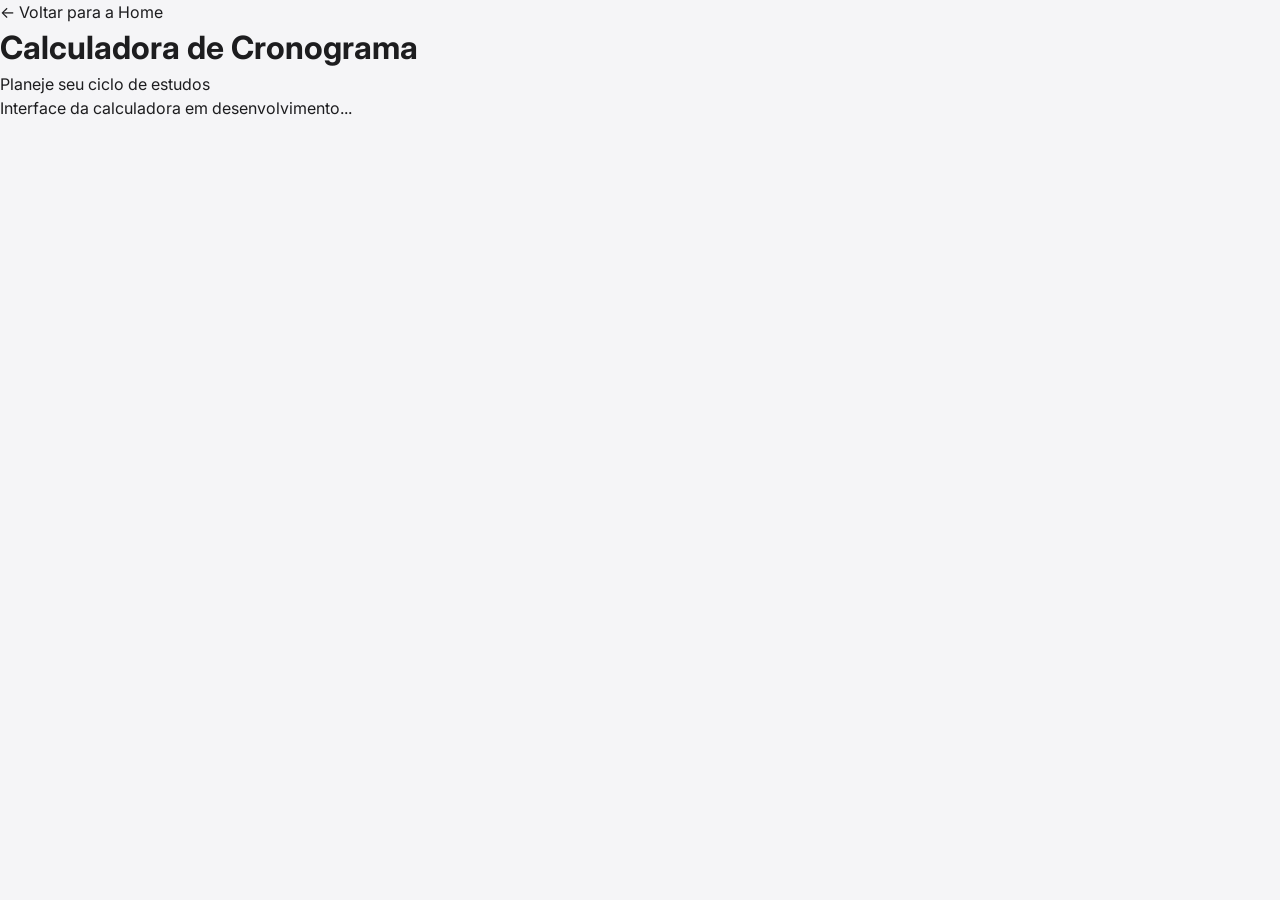
<file: ferramentas/calculadora.html>
<!DOCTYPE html>
<html lang="pt-BR">
<head>
    <meta charset="UTF-8">
    <meta name="viewport" content="width=device-width, initial-scale=1.0">
    <title>Calculadora de Estudos - Projeto Astra</title>
    <link rel="stylesheet" href="../css/style.css">
</head>
<body>
    <div class="container">
        <a href="../index.html" class="btn-back">← Voltar para a Home</a>
        
        <header>
            <h1>Calculadora de Cronograma</h1>
            <p>Planeje seu ciclo de estudos</p>
        </header>

        <main>
            <div class="card">
                <p>Interface da calculadora em desenvolvimento...</p>
            </div>
        </main>
    </div>

    <script src="../js/app.js"></script>
</body>
</html>
</file>
<file: css/style.css>
/* =========================================
   1. IMPORTAÇÃO E VARIÁVEIS DE COR
   ========================================= */
@import url('https://fonts.googleapis.com/css2?family=Inter:wght@400;500;600;700;800&display=swap');

:root {
  /* Paleta Oficial do Projeto Astra */
  --black: #1D1D1F;
  --full-white: #FFFFFF;
  --main-white: #F5F5F7;
  
  --main-purple: #6C38FF;
  --light-purple: #E5D5FF;
  --dark-purple: #462483;
  
  --orange: #F59E0B;
  --green: #2ECC71;
  --red: #EF4444;

  /* Variáveis de Layout e Sombras */
  --radius-sm: 8px;
  --radius-md: 16px;
  --radius-lg: 24px;
  --radius-pill: 9999px;
  
  --shadow-sm: 0 4px 6px -1px rgba(0, 0, 0, 0.05);
  --shadow-md: 0 10px 30px -5px rgba(108, 56, 255, 0.15); /* Sombra com tom roxo suave */
}

/* =========================================
   2. RESET E BASE
   ========================================= */
* {
  margin: 0;
  padding: 0;
  box-sizing: border-box;
}

body {
  font-family: 'Inter', sans-serif;
  background-color: var(--main-white);
  color: var(--black);
  line-height: 1.5;
  -webkit-font-smoothing: antialiased;
  overflow-x: hidden;
}

a {
  text-decoration: none;
  color: inherit;
}

ul {
  list-style: none;
}

/* =========================================
   3. TIPOGRAFIA COMPARTILHADA
   ========================================= */
.highlight {
  color: var(--main-purple);
}

/* =========================================
   4. COMPONENTES GLOBAIS (Botões e Badges)
   ========================================= */
.btn {
  display: inline-flex;
  align-items: center;
  justify-content: center;
  gap: 0.5rem;
  padding: 0.875rem 1.5rem;
  border-radius: var(--radius-pill);
  font-size: 0.95rem;
  font-weight: 600;
  cursor: pointer;
  transition: all 0.3s ease;
  border: none;
}

.btn-primary {
  background-color: var(--main-purple);
  color: var(--full-white);
}

.btn-primary:hover {
  background-color: var(--dark-purple);
  transform: translateY(-2px);
}

.btn-outline {
  background-color: var(--full-white);
  color: var(--black);
  border: 1px solid #E5E5E5;
}

.btn-outline:hover {
  border-color: var(--black);
  background-color: #F9F9F9;
}

.btn-disabled {
  background-color: #EFEFEF;
  color: #A1A1AA;
  cursor: not-allowed;
}

.badge {
  display: inline-flex;
  align-items: center;
  gap: 0.3rem;
  padding: 0.3rem 0.75rem;
  border-radius: var(--radius-pill);
  font-size: 0.75rem;
  font-weight: 600;
}

.badge-green {
  background-color: rgba(46, 204, 113, 0.15);
  color: #1A9E51; /* Tom um pouco mais escuro para leitura */
}

.badge-orange {
  background-color: rgba(245, 158, 11, 0.15);
  color: #C27A04; /* Tom mais escuro para leitura */
}

/* =========================================================
   TEMA ESCURO: EDITAIS VERTICALIZADOS (CBMAL/PMAL)
   ========================================================= */

/* Proteção: Essas variáveis só se aplicam se o body tiver a classe tema-edital */
body.tema-edital {
  --bg-body: #17191e;
  --bg-card: #21252b;
  --bg-header: #1a1d24;
  --text-main: #abb2bf;
  --text-light: #ffffff;
  --accent-red: #e53935;
  --accent-yellow: #ffca28;
  --border-color: #383e4a;
  --hover-bg: #282c34;

  background-color: var(--bg-body);
  color: var(--text-main);
  padding: 30px 20px 10px 20px;
}

/* Botão de voltar exclusivo do edital */
.btn-back-edital {
  display: inline-flex;
  align-items: center;
  text-decoration: none;
  color: #abb2bf;
  font-size: 0.95rem;
  font-weight: 500;
  margin-bottom: 2rem;
  padding: 8px 16px;
  background-color: rgba(255, 255, 255, 0.05);
  border-radius: 8px;
  border: 1px solid #383e4a;
  transition: all 0.2s ease;
}

.btn-back-edital:hover {
  color: #ffffff;
  background-color: rgba(255, 255, 255, 0.1);
  border-color: #ffffff;
}

/* Restante do CSS do Edital Antigo */
.tema-edital .container {
  max-width: 1100px;
  margin: 0 auto;
}

.header-section { margin-bottom: 14px; padding-bottom: 16px; text-align: center; border-bottom: 2px solid var(--accent-red); }
.main-title { color: var(--text-light); font-size: 38px; margin: 0 0 10px 0; font-weight: 800; text-transform: uppercase; letter-spacing: 2px; }
.sub-title { color: var(--accent-yellow); font-size: 18px; margin: 0; font-weight: 700; text-transform: uppercase; letter-spacing: 4px; }

.section-divider {
  display: flex; align-items: center; justify-content: space-between;
  color: var(--text-light); font-size: 24px; margin: 40px 0 25px 0;
  padding-left: 15px; border-left: 6px solid var(--accent-yellow);
  text-transform: uppercase; letter-spacing: 1px; font-weight: 800;
  background: linear-gradient(90deg, rgba(255, 202, 40, 0.1) 0%, rgba(255, 202, 40, 0) 100%);
  padding-top: 10px; padding-bottom: 10px;
}
.section-divider .section-subtitle { font-size: 14px; color: var(--accent-yellow); font-weight: 800; text-transform: none; letter-spacing: 0.5px; margin-left: 12px; }

.subject-card { background-color: var(--bg-card); border-radius: 12px; margin-bottom: 40px; box-shadow: 0 10px 20px rgba(0, 0, 0, 0.3); overflow: hidden; border: 1px solid var(--border-color); }
.subject-header-grid { display: grid; grid-template-columns: 1fr 160px 100px; background-color: var(--bg-header); border-bottom: 4px solid var(--accent-red); cursor: pointer; user-select: none; }
.subject-header-grid.collapsed .track-head { display: none; }
.subject-title { padding: 24px 20px; font-size: 22px; font-weight: 800; color: var(--text-light); border-left: 8px solid var(--accent-red); display: flex; align-items: center; text-transform: uppercase; }

.subject-progress { display: flex; align-items: center; gap: 10px; padding: 0 12px; justify-self: end; }
.subject-progress-bar { width: 120px; height: 10px; background: rgba(255, 255, 255, 0.06); border-radius: 8px; overflow: hidden; box-shadow: inset 0 1px 2px rgba(0, 0, 0, 0.4); }
.subject-progress-fill { height: 100%; width: 0%; background: var(--accent-red); transition: width 0.35s ease; }
.subject-progress-text { color: var(--text-light); font-weight: 700; font-size: 12px; min-width: 36px; text-align: right; letter-spacing: 0.6px; }

.track-head { background-color: var(--accent-yellow); color: #111; display: flex; align-items: center; justify-content: center; font-size: 16px; font-weight: 900; text-transform: uppercase; border-left: 1px solid rgba(0, 0, 0, 0.15); padding: 15px 10px; text-align: center; letter-spacing: 0.5px; }

.topic-row { display: grid; grid-template-columns: 1fr 100px; border-bottom: 1px solid rgba(255, 255, 255, 0.05); transition: background-color 0.2s ease; }
.topic-row.closed { display: none; }
.topic-row:last-child { border-bottom: none; }
.topic-row:hover { background-color: var(--hover-bg); }
.topic-name { padding: 24px; font-size: 17px; line-height: 1.6; color: var(--text-light); font-weight: 500; }
.topic-number { color: var(--accent-yellow); font-weight: 800; margin-right: 10px; font-size: 18px; }

.topic-row.sub-topic .topic-name { padding-left: 55px; font-size: 15px; color: #9ba3b2; }
.topic-row.sub-topic .topic-number { font-size: 15px; }
.topic-row.sub-sub-topic .topic-name { padding-left: 85px; font-size: 14px; color: #7b8392; }
.topic-row.sub-sub-topic .topic-number { font-size: 14px; }

.checkbox-cell { display: flex; align-items: center; justify-content: center; border-left: 1px solid rgba(255, 255, 255, 0.05); padding: 15px; }
.custom-checkbox { appearance: none; -webkit-appearance: none; width: 28px; height: 28px; border: 2px solid #6b7280; border-radius: 6px; cursor: pointer; background-color: rgba(0, 0, 0, 0.2); display: flex; align-items: center; justify-content: center; transition: all 0.2s cubic-bezier(0.4, 0, 0.2, 1); box-shadow: inset 0 2px 4px rgba(0, 0, 0, 0.1); }
.topic-row.sub-topic .custom-checkbox { width: 24px; height: 24px; }
.topic-row.sub-sub-topic .custom-checkbox { width: 20px; height: 20px; }
.custom-checkbox:hover { border-color: var(--accent-yellow); transform: scale(1.05); }
.custom-checkbox:checked { background-color: var(--accent-red); border-color: var(--accent-red); box-shadow: 0 0 10px rgba(229, 57, 53, 0.3); }
.custom-checkbox:checked::after { content: ''; width: 7px; height: 14px; border: solid white; border-width: 0 3px 3px 0; transform: rotate(45deg); margin-bottom: 4px; }
.topic-row.sub-topic .custom-checkbox:checked::after { width: 6px; height: 11px; margin-bottom: 2px; }
.topic-row.sub-sub-topic .custom-checkbox:checked::after { width: 5px; height: 9px; margin-bottom: 2px; border-width: 0 2px 2px 0; }

@media (max-width: 600px) {
  .subject-header-grid, .topic-row { grid-template-columns: 1fr 100px; }
  .main-title { font-size: 28px; }
  .topic-name { padding: 15px; }
  .topic-row.sub-topic .topic-name { padding-left: 30px; }
  .topic-row.sub-sub-topic .topic-name { padding-left: 45px; }
  .subject-header-grid { grid-template-columns: 1fr 100px 80px; }
}

/* =========================================
   ESTILOS DO LOGOTIPO DA NAVBAR
   ========================================= */
.logo-link {
  display: flex;
  align-items: center;
  text-decoration: none;
}

.logo-img {
  height: 26px; /* Define a altura fixa do logo */
  width: auto;  /* A largura se ajusta automaticamente para não distorcer */
  object-fit: contain; /* Garante que a imagem caiba perfeitamente */
  transition: transform 0.2s ease; /* Animação suave para o hover */
}

/* Efeito interativo quando passar o mouse no logo */
.logo-link:hover .logo-img {
  transform: scale(1.03);
}
</file>
